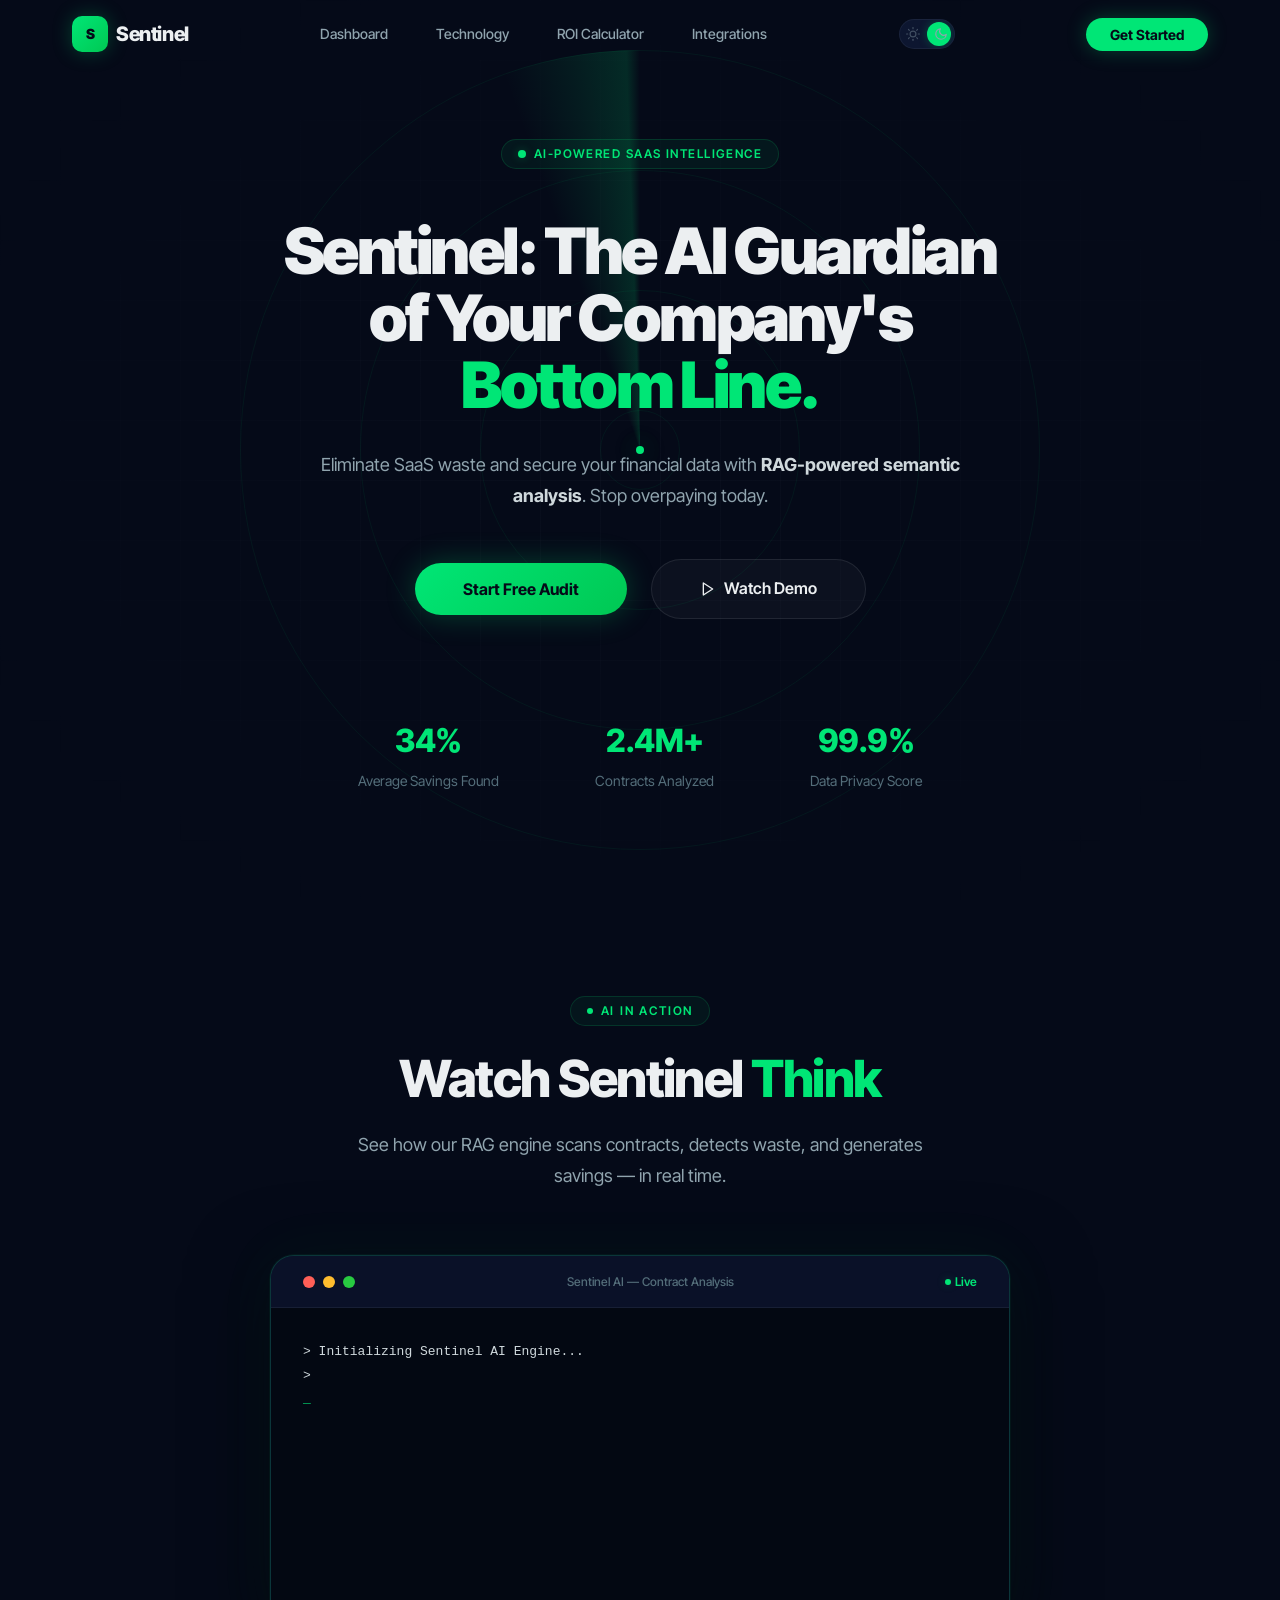
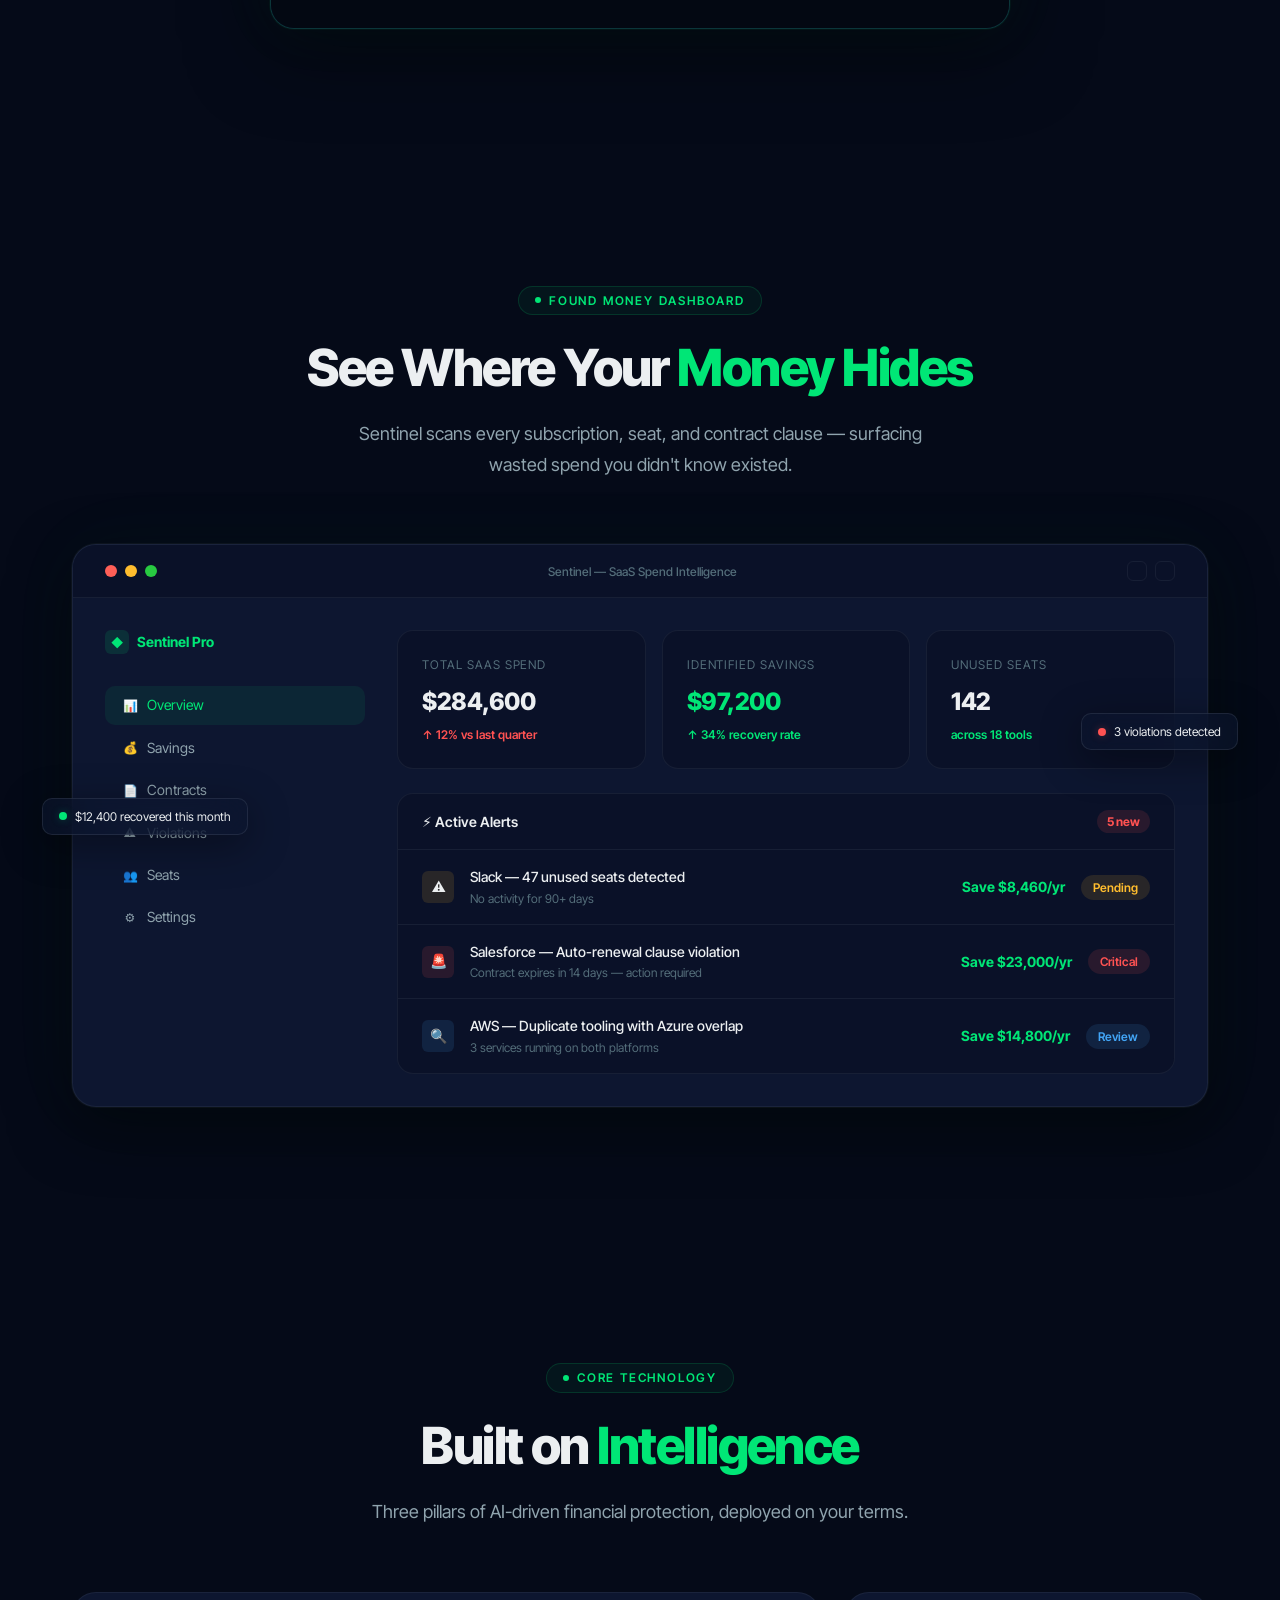
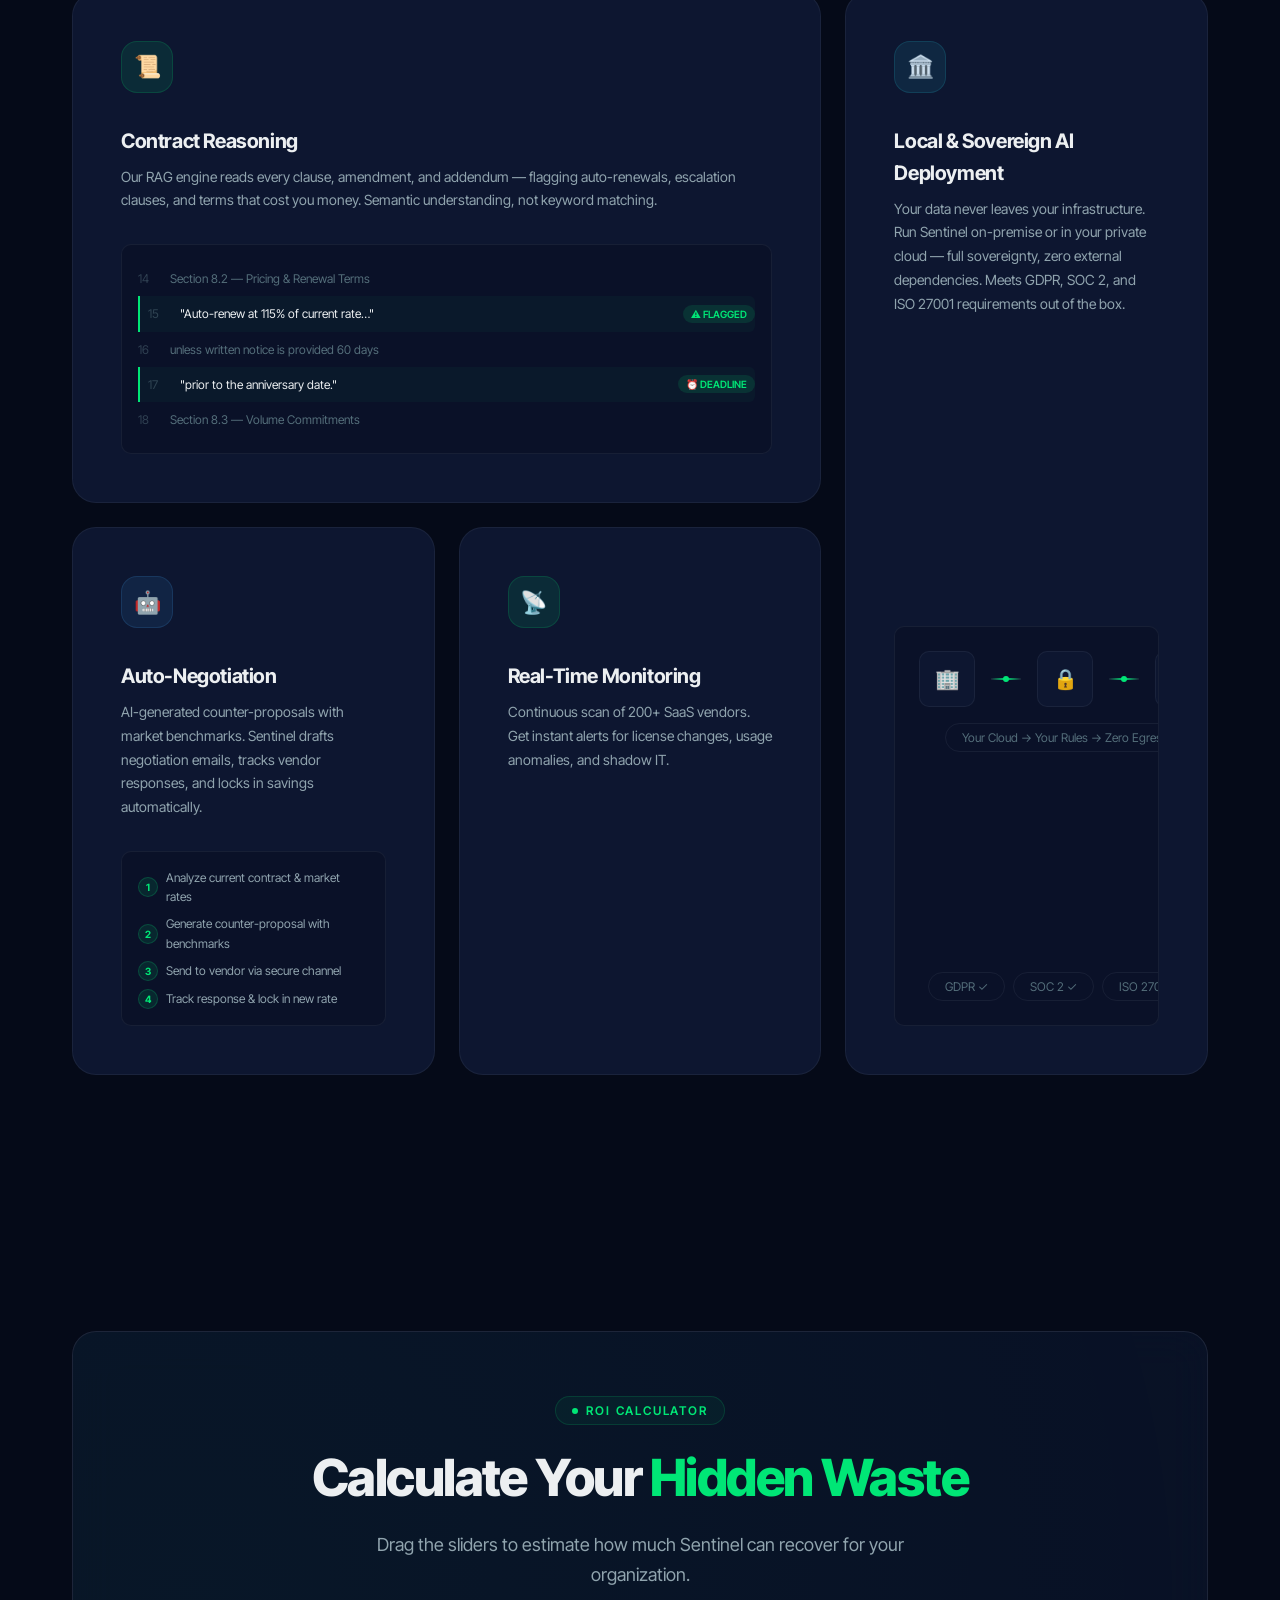
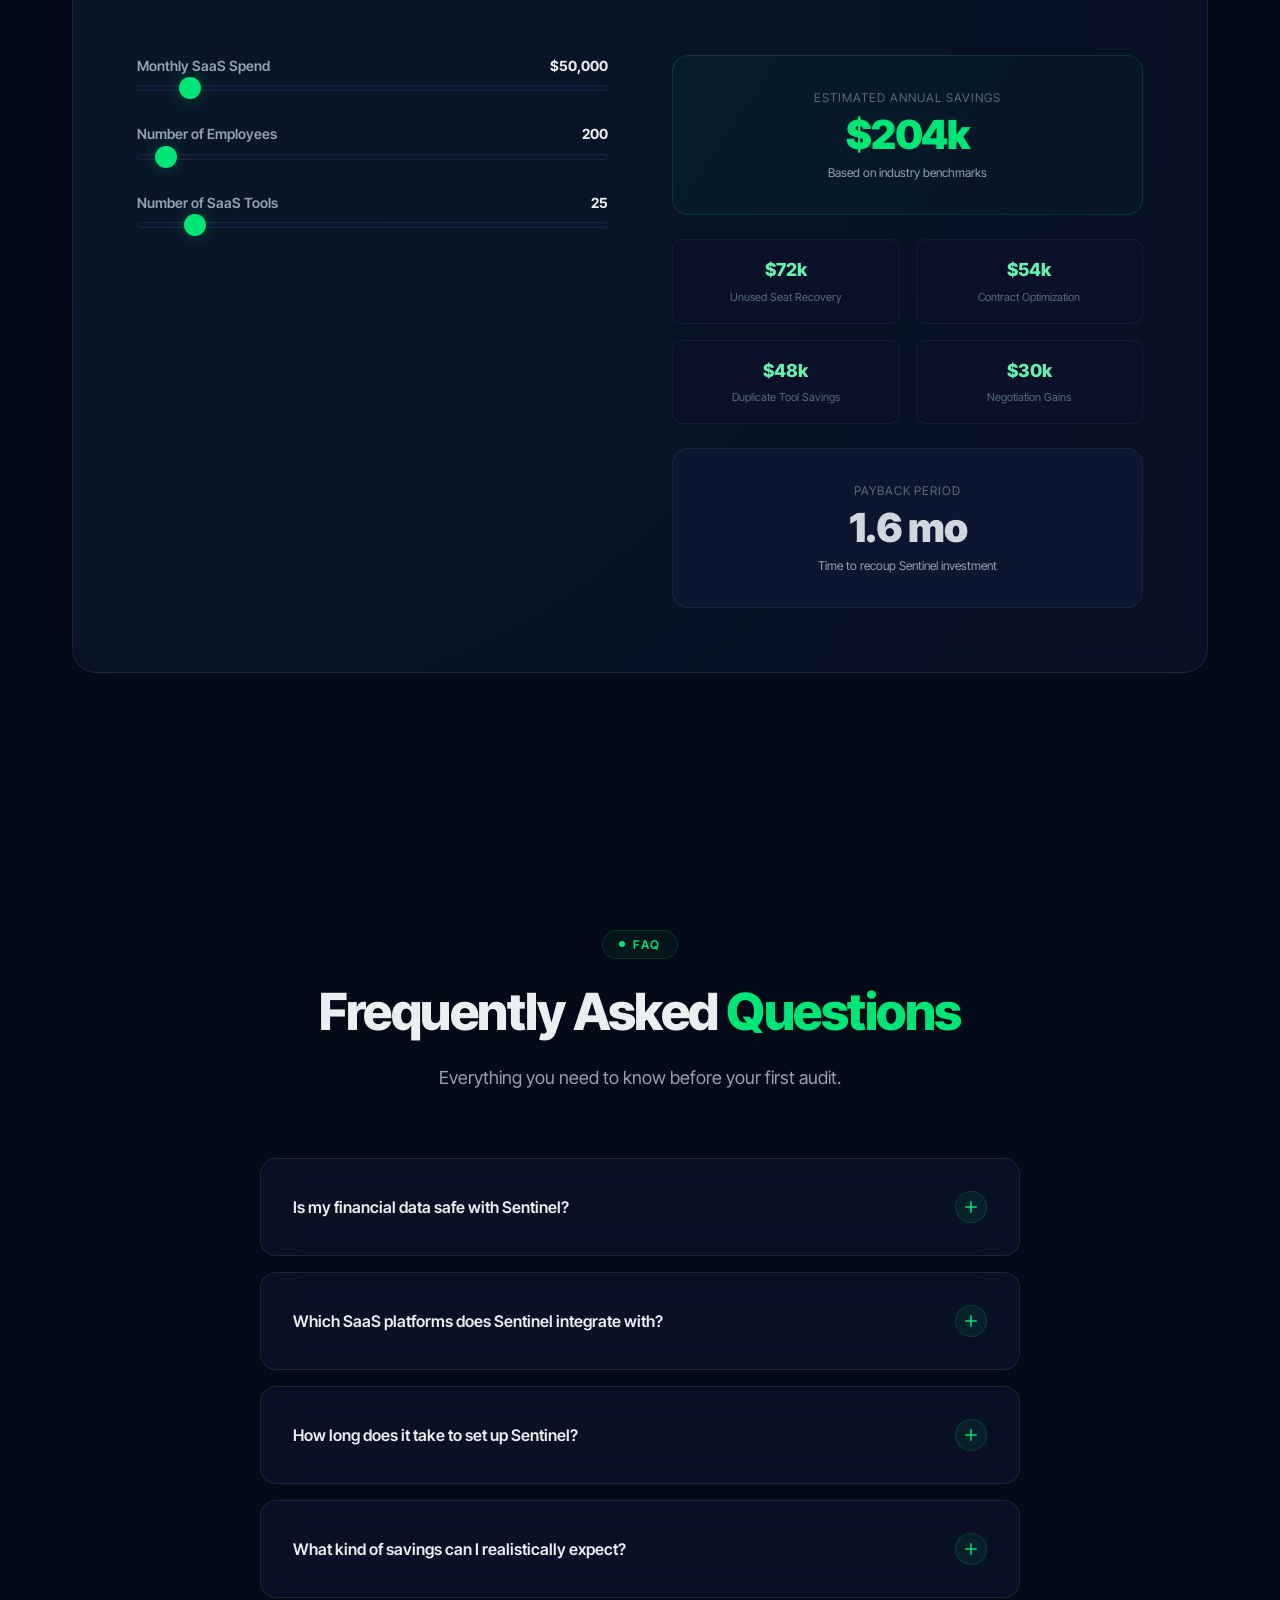
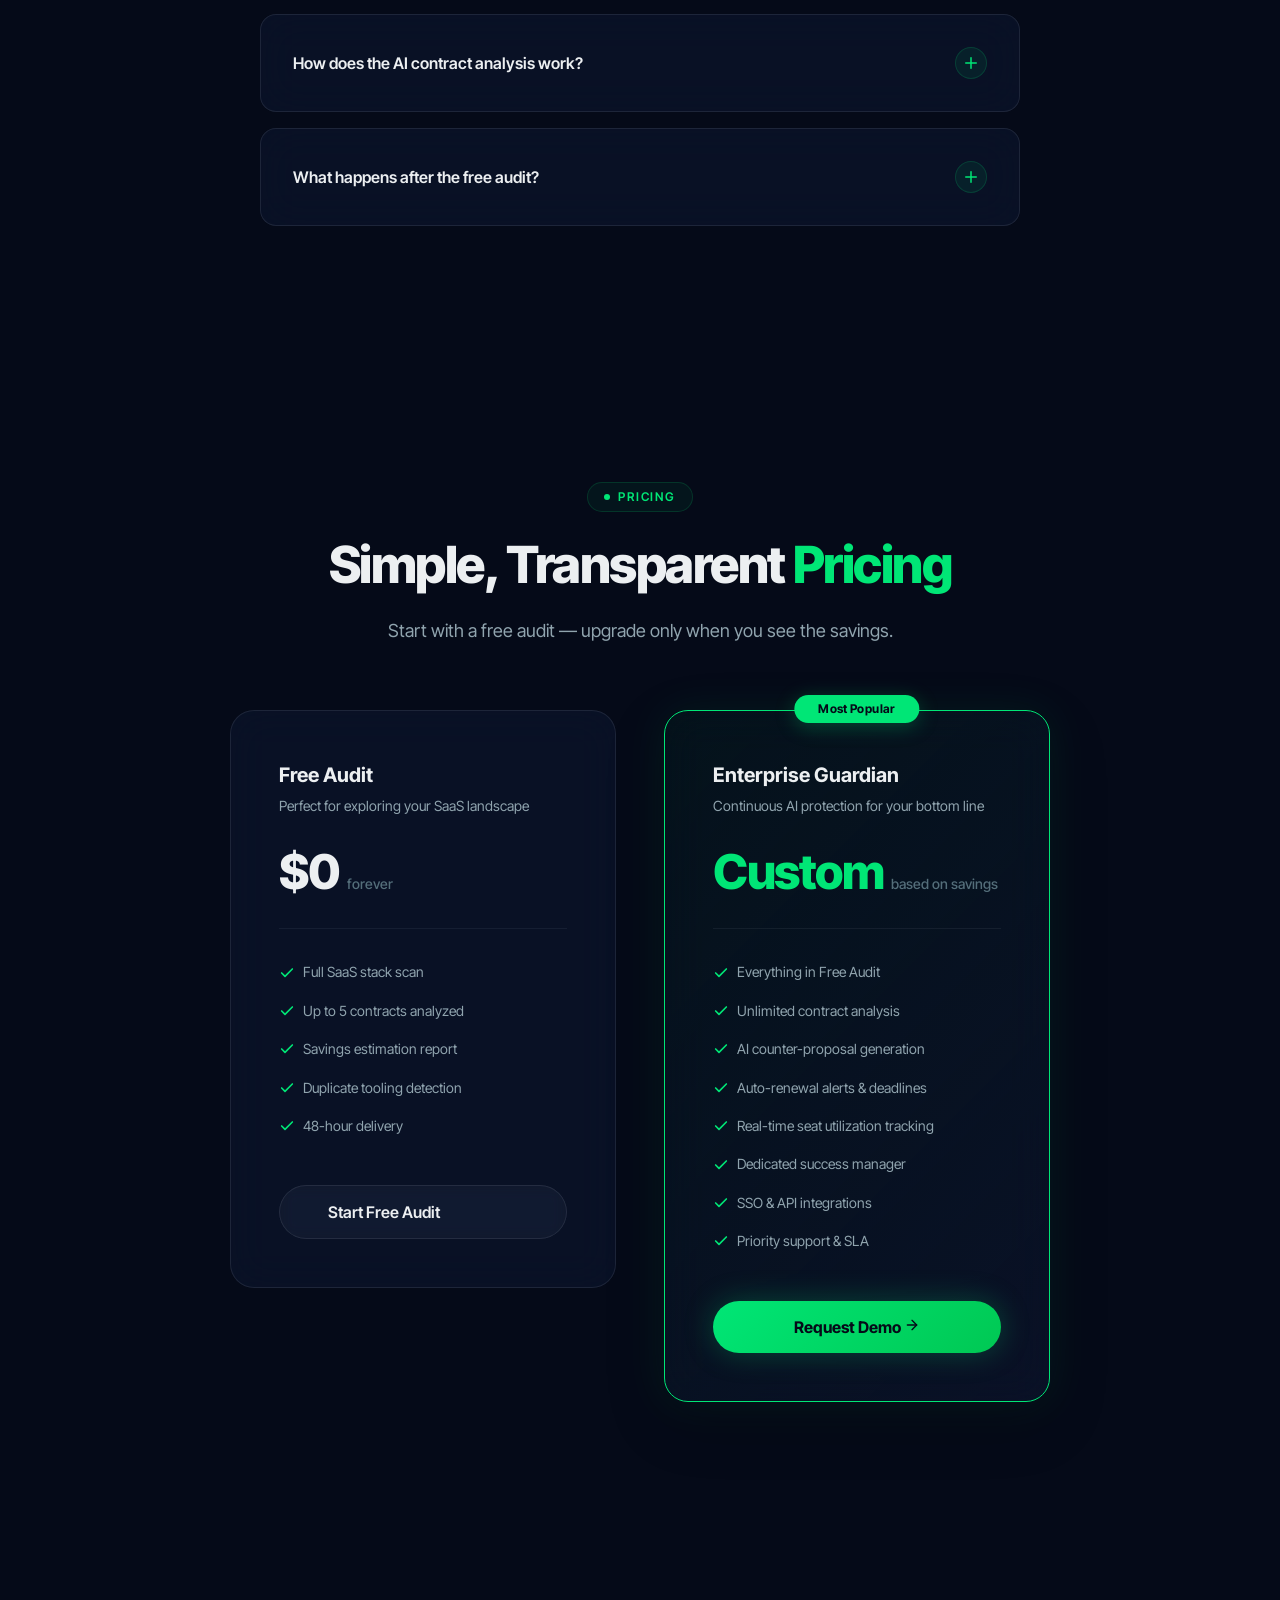
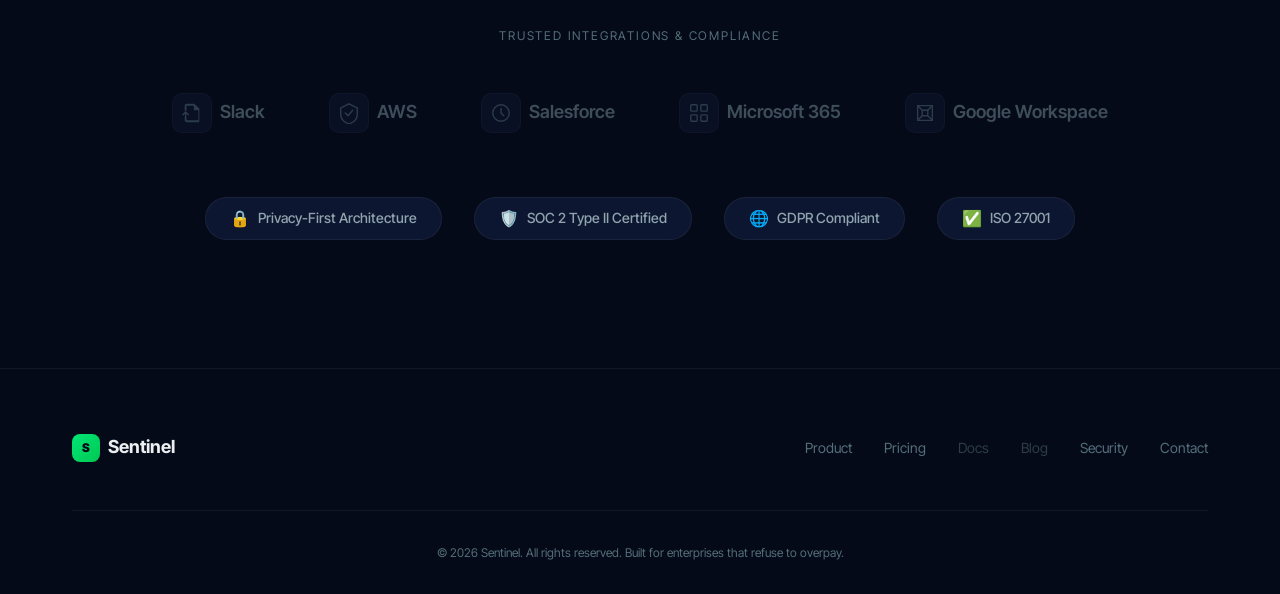
<file: index.html>
<!DOCTYPE html>
<html lang="en">
<head>
  <meta charset="UTF-8" />
  <meta name="viewport" content="width=device-width, initial-scale=1.0" />
  <title>Sentinel — AI Guardian of Your Company's Bottom Line</title>
  <meta name="description" content="Eliminate SaaS waste with RAG-powered semantic analysis. Sentinel identifies unused seats, contract violations, and hidden spend — saving enterprises millions." />

  <link rel="stylesheet" href="index.min.css" />

  <!-- Favicon -->
  <link rel="icon" type="image/svg+xml" href="data:image/svg+xml,<svg xmlns='http://www.w3.org/2000/svg' viewBox='0 0 100 100'><rect fill='%23050A18' width='100' height='100' rx='20'/><text x='50' y='68' font-size='56' text-anchor='middle' fill='%2300E676'>S</text></svg>" />
</head>
<body>

<!-- Custom AI Cursor -->
<div class="cursor-dot" id="cursorDot"></div>
<div class="cursor-ring" id="cursorRing"></div>

<!-- ============================================
     NAVIGATION
     ============================================ -->
<nav class="nav" id="mainNav">
  <div class="container nav-inner">
    <a href="#" class="nav-logo">
      <div class="logo-icon">S</div>
      Sentinel
    </a>
    <ul class="nav-links">
      <li><a href="#dashboard">Dashboard</a></li>
      <li><a href="#technology">Technology</a></li>
      <li><a href="#calculator">ROI Calculator</a></li>
      <li><a href="#trust">Integrations</a></li>
    </ul>
    <button class="theme-toggle" id="themeToggle" aria-label="Toggle light/dark mode">
      <span class="theme-toggle-track">
        <span class="theme-toggle-icon sun">
          <svg width="14" height="14" viewBox="0 0 24 24" fill="none" stroke="currentColor" stroke-width="2" stroke-linecap="round" stroke-linejoin="round"><circle cx="12" cy="12" r="5"/><line x1="12" y1="1" x2="12" y2="3"/><line x1="12" y1="21" x2="12" y2="23"/><line x1="4.22" y1="4.22" x2="5.64" y2="5.64"/><line x1="18.36" y1="18.36" x2="19.78" y2="19.78"/><line x1="1" y1="12" x2="3" y2="12"/><line x1="21" y1="12" x2="23" y2="12"/><line x1="4.22" y1="19.78" x2="5.64" y2="18.36"/><line x1="18.36" y1="5.64" x2="19.78" y2="4.22"/></svg>
        </span>
        <span class="theme-toggle-icon moon">
          <svg width="14" height="14" viewBox="0 0 24 24" fill="none" stroke="currentColor" stroke-width="2" stroke-linecap="round" stroke-linejoin="round"><path d="M21 12.79A9 9 0 1 1 11.21 3 7 7 0 0 0 21 12.79z"/></svg>
        </span>
        <span class="theme-toggle-thumb"></span>
      </span>
    </button>
    <button type="button" class="nav-cta shimmer-target magnetic trigger-modal" id="navCta">Get Started</button>
    <div class="nav-toggle" id="navToggle" aria-label="Toggle navigation">
      <span></span><span></span><span></span>
    </div>
  </div>
</nav>


<!-- ============================================
     HERO SECTION
     ============================================ -->
<section class="hero" id="hero">
  <!-- Radar background -->
  <div class="hero-radar" aria-hidden="true">
    <div class="radar-ring"></div>
    <div class="radar-ring"></div>
    <div class="radar-ring"></div>
    <div class="radar-ring"></div>
    <div class="radar-sweep"></div>
    <div class="radar-center-dot"></div>
  </div>

  <!-- Grid overlay -->
  <div class="hero-grid-overlay" aria-hidden="true"></div>

  <!-- Floating particles -->
  <div class="hero-particles" aria-hidden="true">
    <div class="particle"></div>
    <div class="particle"></div>
    <div class="particle"></div>
    <div class="particle"></div>
    <div class="particle"></div>
    <div class="particle"></div>
    <div class="particle"></div>
    <div class="particle"></div>
  </div>

  <div class="container hero-content">
    <div class="hero-badge">
      <span class="badge-pulse"></span>
      AI-Powered SaaS Intelligence
    </div>

    <h1>
      <span class="line">Sentinel: The AI Guardian</span>
      <span class="line">of Your Company's</span>
      <span class="line"><span class="highlight">Bottom Line.</span></span>
    </h1>

    <p class="hero-sub">
      Eliminate SaaS waste and secure your financial data with <strong class="highlight-silver">RAG-powered semantic analysis</strong>.
      Stop overpaying today.
    </p>

    <div class="hero-actions">
      <button type="button" class="btn-primary shimmer-target magnetic trigger-modal">Start Free Audit</button>
      <a href="#dashboard" class="btn-secondary" style="text-decoration:none;">
        <svg width="16" height="16" viewBox="0 0 24 24" fill="none" stroke="currentColor" stroke-width="2" stroke-linecap="round" stroke-linejoin="round"><polygon points="5 3 19 12 5 21 5 3"/></svg>
        Watch Demo
      </a>
    </div>

    <div class="hero-stats">
      <div class="hero-stat">
        <div class="hero-stat-value" data-count="34" data-suffix="%">0%</div>
        <div class="hero-stat-label">Average Savings Found</div>
      </div>
      <div class="hero-stat">
        <div class="hero-stat-value" data-count="2.4" data-suffix="M+" data-decimal="1">0</div>
        <div class="hero-stat-label">Contracts Analyzed</div>
      </div>
      <div class="hero-stat">
        <div class="hero-stat-value" data-count="99.9" data-suffix="%" data-decimal="1">0%</div>
        <div class="hero-stat-label">Data Privacy Score</div>
      </div>
    </div>
  </div>
</section>


<!-- ============================================
     AI TERMINAL — LIVE ANALYSIS DEMO
     ============================================ -->
<section class="ai-terminal-section reveal" id="aiTerminal">
  <div class="container">
    <div class="ai-terminal-header">
      <span class="section-label"><span class="dot"></span> AI in Action</span>
      <h2 class="section-title">Watch Sentinel <span class="highlight">Think</span></h2>
      <p class="section-subtitle" style="margin: 0 auto;">
        See how our RAG engine scans contracts, detects waste, and generates savings — in real time.
      </p>
    </div>

    <div class="terminal-window">
      <div class="terminal-titlebar">
        <div class="terminal-dots"><span></span><span></span><span></span></div>
        <span class="terminal-title">Sentinel AI — Contract Analysis</span>
        <div class="terminal-status">
          <span class="status-dot"></span> Live
        </div>
      </div>
      <div class="terminal-body" id="terminalBody">
        <div id="terminalOutput"></div>
        <span class="term-cursor" id="termCursor">_</span>
      </div>
    </div>
  </div>
</section>


<!-- ============================================
     "FOUND MONEY" DASHBOARD
     ============================================ -->
<section class="dashboard-section reveal" id="dashboard">
  <div class="container">
    <span class="section-label"><span class="dot"></span> Found Money Dashboard</span>
    <h2 class="section-title">See Where Your <span class="highlight">Money Hides</span></h2>
    <p class="section-subtitle" style="margin: 0 auto;">
      Sentinel scans every subscription, seat, and contract clause — surfacing wasted spend you didn't know existed.
    </p>

    <div class="dashboard-mockup tilt-target">
      <!-- Floating annotations -->
      <div class="dash-annotation left">
        <span class="annotation-dot green"></span>
        $12,400 recovered this month
      </div>
      <div class="dash-annotation right">
        <span class="annotation-dot red"></span>
        3 violations detected
      </div>

      <div class="dashboard-frame">
        <!-- Title bar -->
        <div class="dash-titlebar">
          <div class="dash-dots"><span></span><span></span><span></span></div>
          <span class="dash-titlebar-text">Sentinel — SaaS Spend Intelligence</span>
          <div class="dash-titlebar-actions"><span></span><span></span></div>
        </div>

        <!-- Content area -->
        <div class="dash-content">
          <!-- Sidebar -->
          <div class="dash-sidebar">
            <div class="dash-sidebar-header">
              <span class="icon">◆</span> Sentinel Pro
            </div>
            <div class="dash-nav-item active"><span class="nav-icon">📊</span> Overview</div>
            <div class="dash-nav-item"><span class="nav-icon">💰</span> Savings</div>
            <div class="dash-nav-item"><span class="nav-icon">📄</span> Contracts</div>
            <div class="dash-nav-item"><span class="nav-icon">⚠️</span> Violations</div>
            <div class="dash-nav-item"><span class="nav-icon">👥</span> Seats</div>
            <div class="dash-nav-item"><span class="nav-icon">⚙️</span> Settings</div>
          </div>

          <!-- Main Panel -->
          <div class="dash-main">
            <!-- Top metric cards -->
            <div class="dash-top-cards">
              <div class="dash-card">
                <div class="dash-card-label">Total SaaS Spend</div>
                <div class="dash-card-value">$284,600</div>
                <div class="dash-card-change negative">↑ 12% vs last quarter</div>
              </div>
              <div class="dash-card">
                <div class="dash-card-label">Identified Savings</div>
                <div class="dash-card-value savings">$97,200</div>
                <div class="dash-card-change">↑ 34% recovery rate</div>
              </div>
              <div class="dash-card">
                <div class="dash-card-label">Unused Seats</div>
                <div class="dash-card-value">142</div>
                <div class="dash-card-change">across 18 tools</div>
              </div>
            </div>

            <!-- Alert rows -->
            <div class="dash-alerts">
              <div class="dash-alert-header">
                <span>⚡ Active Alerts</span>
                <span class="dash-alert-count">5 new</span>
              </div>
              <div class="dash-alert-row">
                <div class="alert-icon warning">⚠️</div>
                <div>
                  <div class="alert-text-primary">Slack — 47 unused seats detected</div>
                  <div class="alert-text-secondary">No activity for 90+ days</div>
                </div>
                <div class="alert-savings">Save $8,460/yr</div>
                <span class="alert-status pending">Pending</span>
              </div>
              <div class="dash-alert-row">
                <div class="alert-icon danger">🚨</div>
                <div>
                  <div class="alert-text-primary">Salesforce — Auto-renewal clause violation</div>
                  <div class="alert-text-secondary">Contract expires in 14 days — action required</div>
                </div>
                <div class="alert-savings">Save $23,000/yr</div>
                <span class="alert-status critical">Critical</span>
              </div>
              <div class="dash-alert-row">
                <div class="alert-icon info">🔍</div>
                <div>
                  <div class="alert-text-primary">AWS — Duplicate tooling with Azure overlap</div>
                  <div class="alert-text-secondary">3 services running on both platforms</div>
                </div>
                <div class="alert-savings">Save $14,800/yr</div>
                <span class="alert-status review">Review</span>
              </div>
            </div>
          </div>
        </div>
      </div>
    </div>
  </div>
</section>


<!-- ============================================
     CORE TECH — BENTO GRID
     ============================================ -->
<section class="tech-section reveal" id="technology">
  <div class="container">
    <div class="section-header">
      <span class="section-label"><span class="dot"></span> Core Technology</span>
      <h2 class="section-title">Built on <span class="highlight">Intelligence</span></h2>
      <p class="section-subtitle" style="margin: 0 auto;">
        Three pillars of AI-driven financial protection, deployed on your terms.
      </p>
    </div>

    <div class="bento-grid">
      <!-- 1. Contract Reasoning (spans 2 cols) -->
      <div class="bento-card primary reveal reveal-delay-1 shimmer-target">
        <div class="bento-icon emerald">📜</div>
        <h3>Contract Reasoning</h3>
        <p>
          Our RAG engine reads every clause, amendment, and addendum — flagging auto-renewals,
          escalation clauses, and terms that cost you money. Semantic understanding, not keyword matching.
        </p>
        <div class="bento-visual">
          <div class="contract-visual">
            <div class="clause-line">
              <span class="line-num">14</span>
              <span>Section 8.2 — Pricing & Renewal Terms</span>
            </div>
            <div class="clause-line flagged">
              <span class="line-num">15</span>
              <span>"Auto-renew at 115% of current rate…"</span>
              <span class="tag">⚠ FLAGGED</span>
            </div>
            <div class="clause-line">
              <span class="line-num">16</span>
              <span>unless written notice is provided 60 days</span>
            </div>
            <div class="clause-line flagged">
              <span class="line-num">17</span>
              <span>"prior to the anniversary date."</span>
              <span class="tag">⏰ DEADLINE</span>
            </div>
            <div class="clause-line">
              <span class="line-num">18</span>
              <span>Section 8.3 — Volume Commitments</span>
            </div>
          </div>
        </div>
      </div>

      <!-- 2. Sovereign AI (spans 2 rows) -->
      <div class="bento-card featured reveal reveal-delay-2 shimmer-target">
        <div class="bento-icon cyan">🏛️</div>
        <h3>Local &amp; Sovereign AI Deployment</h3>
        <p>
          Your data never leaves your infrastructure. Run Sentinel
          on-premise or in your private cloud — full sovereignty,
          zero external dependencies. Meets GDPR, SOC 2, and
          ISO 27001 requirements out of the box.
        </p>
        <div class="bento-visual" style="flex:1; display:flex;">
          <div class="sovereign-visual">
            <div class="server-nodes">
              <div class="server-node">🏢</div>
              <div class="node-connector"></div>
              <div class="server-node">🔒</div>
              <div class="node-connector"></div>
              <div class="server-node">🛡️</div>
            </div>
            <span class="sovereign-label">Your Cloud → Your Rules → Zero Egress</span>
            <div style="display:flex; gap:8px; flex-wrap:wrap; justify-content:center; margin-top:auto;">
              <span class="sovereign-label">GDPR ✓</span>
              <span class="sovereign-label">SOC 2 ✓</span>
              <span class="sovereign-label">ISO 27001 ✓</span>
            </div>
          </div>
        </div>
      </div>

      <!-- 3. Auto-Negotiation -->
      <div class="bento-card reveal reveal-delay-3 shimmer-target">
        <div class="bento-icon blue">🤖</div>
        <h3>Auto-Negotiation</h3>
        <p>
          AI-generated counter-proposals with market benchmarks.
          Sentinel drafts negotiation emails, tracks vendor
          responses, and locks in savings automatically.
        </p>
        <div class="bento-visual">
          <div class="negotiate-visual">
            <div class="negotiate-step">
              <span class="step-num">1</span>
              Analyze current contract & market rates
            </div>
            <div class="negotiate-step">
              <span class="step-num">2</span>
              Generate counter-proposal with benchmarks
            </div>
            <div class="negotiate-step">
              <span class="step-num">3</span>
              Send to vendor via secure channel
            </div>
            <div class="negotiate-step">
              <span class="step-num">4</span>
              Track response & lock in new rate
            </div>
          </div>
        </div>
      </div>

      <!-- 4. Extra mini card -->
      <div class="bento-card reveal reveal-delay-4 shimmer-target">
        <div class="bento-icon emerald">📡</div>
        <h3>Real-Time Monitoring</h3>
        <p>
          Continuous scan of 200+ SaaS vendors. Get instant alerts
          for license changes, usage anomalies, and shadow IT.
        </p>
      </div>
    </div>
  </div>
</section>


<!-- ============================================
     ROI CALCULATOR
     ============================================ -->
<section class="roi-section reveal" id="calculator">
  <div class="container">
    <div class="roi-wrapper">
      <div class="roi-header">
        <span class="section-label"><span class="dot"></span> ROI Calculator</span>
        <h2 class="section-title">Calculate Your <span class="highlight">Hidden Waste</span></h2>
        <p class="section-subtitle" style="margin: 0 auto;">
          Drag the sliders to estimate how much Sentinel can recover for your organization.
        </p>
      </div>

      <div class="roi-body">
        <!-- Inputs -->
        <div class="roi-inputs">
          <div class="roi-field">
            <label>
              Monthly SaaS Spend
              <span class="roi-field-value" id="spendValue">$50,000</span>
            </label>
            <input
              type="range" class="roi-slider" id="spendSlider"
              min="5000" max="500000" value="50000" step="1000"
            />
          </div>
          <div class="roi-field">
            <label>
              Number of Employees
              <span class="roi-field-value" id="empValue">200</span>
            </label>
            <input
              type="range" class="roi-slider" id="empSlider"
              min="10" max="5000" value="200" step="10"
            />
          </div>
          <div class="roi-field">
            <label>
              Number of SaaS Tools
              <span class="roi-field-value" id="toolValue">25</span>
            </label>
            <input
              type="range" class="roi-slider" id="toolSlider"
              min="5" max="200" value="25" step="1"
            />
          </div>
        </div>

        <!-- Results -->
        <div class="roi-results">
          <div class="roi-result-card primary-result">
            <div class="roi-result-label">Estimated Annual Savings</div>
            <div class="roi-result-value" id="roiSavings">$204,000</div>
            <div class="roi-result-sub">Based on industry benchmarks</div>
          </div>
          <div class="roi-result-breakdown">
            <div class="roi-mini-stat">
              <div class="value" id="roiSeats">$72,000</div>
              <div class="label">Unused Seat Recovery</div>
            </div>
            <div class="roi-mini-stat">
              <div class="value" id="roiContracts">$54,000</div>
              <div class="label">Contract Optimization</div>
            </div>
            <div class="roi-mini-stat">
              <div class="value" id="roiDuplicate">$48,000</div>
              <div class="label">Duplicate Tool Savings</div>
            </div>
            <div class="roi-mini-stat">
              <div class="value" id="roiNegotiate">$30,000</div>
              <div class="label">Negotiation Gains</div>
            </div>
          </div>
          <div class="roi-result-card">
            <div class="roi-result-label">Payback Period</div>
            <div class="roi-result-value silver" id="roiPayback">1.2 mo</div>
            <div class="roi-result-sub">Time to recoup Sentinel investment</div>
          </div>
        </div>
      </div>
    </div>
  </div>
</section>


<!-- ============================================
     FAQ — ACCORDION
     ============================================ -->
<section class="faq-section reveal" id="faq">
  <div class="container">
    <div class="faq-header">
      <span class="section-label"><span class="dot"></span> FAQ</span>
      <h2 class="section-title">Frequently Asked <span class="highlight">Questions</span></h2>
      <p class="section-subtitle" style="margin: 0 auto;">
        Everything you need to know before your first audit.
      </p>
    </div>

    <div class="faq-list">
      <div class="faq-item">
        <button class="faq-question" aria-expanded="false">
          <span>Is my financial data safe with Sentinel?</span>
          <span class="faq-icon">
            <svg width="18" height="18" viewBox="0 0 24 24" fill="none" stroke="currentColor" stroke-width="2" stroke-linecap="round" stroke-linejoin="round"><line x1="12" y1="5" x2="12" y2="19"></line><line x1="5" y1="12" x2="19" y2="12"></line></svg>
          </span>
        </button>
        <div class="faq-answer">
          <p>Absolutely. Sentinel runs entirely within your own infrastructure — on-premise or in your private cloud. Your data never leaves your perimeter. We are SOC 2 Type II certified, GDPR compliant, and ISO 27001 audited. Zero external API calls, zero data egress.</p>
        </div>
      </div>

      <div class="faq-item">
        <button class="faq-question" aria-expanded="false">
          <span>Which SaaS platforms does Sentinel integrate with?</span>
          <span class="faq-icon">
            <svg width="18" height="18" viewBox="0 0 24 24" fill="none" stroke="currentColor" stroke-width="2" stroke-linecap="round" stroke-linejoin="round"><line x1="12" y1="5" x2="12" y2="19"></line><line x1="5" y1="12" x2="19" y2="12"></line></svg>
          </span>
        </button>
        <div class="faq-answer">
          <p>Sentinel connects with 200+ SaaS vendors out of the box, including Slack, Salesforce, AWS, Microsoft 365, Google Workspace, HubSpot, Zoom, Jira, and more. Custom connectors can be built for proprietary or internal tools within days.</p>
        </div>
      </div>

      <div class="faq-item">
        <button class="faq-question" aria-expanded="false">
          <span>How long does it take to set up Sentinel?</span>
          <span class="faq-icon">
            <svg width="18" height="18" viewBox="0 0 24 24" fill="none" stroke="currentColor" stroke-width="2" stroke-linecap="round" stroke-linejoin="round"><line x1="12" y1="5" x2="12" y2="19"></line><line x1="5" y1="12" x2="19" y2="12"></line></svg>
          </span>
        </button>
        <div class="faq-answer">
          <p>Most organizations are live within 48 hours. The initial free audit requires zero integration — just upload your contracts and we handle the rest. Full platform deployment with SSO and API connections typically takes 3–5 business days.</p>
        </div>
      </div>

      <div class="faq-item">
        <button class="faq-question" aria-expanded="false">
          <span>What kind of savings can I realistically expect?</span>
          <span class="faq-icon">
            <svg width="18" height="18" viewBox="0 0 24 24" fill="none" stroke="currentColor" stroke-width="2" stroke-linecap="round" stroke-linejoin="round"><line x1="12" y1="5" x2="12" y2="19"></line><line x1="5" y1="12" x2="19" y2="12"></line></svg>
          </span>
        </button>
        <div class="faq-answer">
          <p>On average, enterprises discover 25–34% in recoverable SaaS waste. This includes unused seats, duplicate tools, unfavorable contract terms, and missed negotiation opportunities. Our ROI calculator above gives you a personalized estimate based on your organization's size.</p>
        </div>
      </div>

      <div class="faq-item">
        <button class="faq-question" aria-expanded="false">
          <span>How does the AI contract analysis work?</span>
          <span class="faq-icon">
            <svg width="18" height="18" viewBox="0 0 24 24" fill="none" stroke="currentColor" stroke-width="2" stroke-linecap="round" stroke-linejoin="round"><line x1="12" y1="5" x2="12" y2="19"></line><line x1="5" y1="12" x2="19" y2="12"></line></svg>
          </span>
        </button>
        <div class="faq-answer">
          <p>Sentinel uses Retrieval-Augmented Generation (RAG) to semantically understand every clause in your contracts — not just keyword matching. It flags auto-renewal traps, escalation clauses, volume commitments, and generates AI-powered counter-proposals with real market benchmarks.</p>
        </div>
      </div>

      <div class="faq-item">
        <button class="faq-question" aria-expanded="false">
          <span>What happens after the free audit?</span>
          <span class="faq-icon">
            <svg width="18" height="18" viewBox="0 0 24 24" fill="none" stroke="currentColor" stroke-width="2" stroke-linecap="round" stroke-linejoin="round"><line x1="12" y1="5" x2="12" y2="19"></line><line x1="5" y1="12" x2="19" y2="12"></line></svg>
          </span>
        </button>
        <div class="faq-answer">
          <p>You receive a detailed savings report with actionable recommendations — completely free, no strings attached. If you'd like to automate ongoing monitoring and negotiations, our team will walk you through flexible pricing plans that scale with your organization.</p>
        </div>
      </div>
    </div>
  </div>
</section>


<!-- ============================================
     PRICING
     ============================================ -->
<section class="pricing-section reveal" id="pricing">
  <div class="container">
    <div class="pricing-header">
      <span class="section-label"><span class="dot"></span> Pricing</span>
      <h2 class="section-title">Simple, Transparent <span class="highlight">Pricing</span></h2>
      <p class="section-subtitle" style="margin: 0 auto;">
        Start with a free audit — upgrade only when you see the savings.
      </p>
    </div>

    <div class="pricing-grid">
      <!-- Free Audit Card -->
      <div class="pricing-card">
        <div class="pricing-card-header">
          <h3 class="pricing-plan-name">Free Audit</h3>
          <p class="pricing-plan-desc">Perfect for exploring your SaaS landscape</p>
        </div>
        <div class="pricing-price">
          <span class="pricing-amount">$0</span>
          <span class="pricing-period">forever</span>
        </div>
        <ul class="pricing-features">
          <li>
            <svg width="16" height="16" viewBox="0 0 24 24" fill="none" stroke="currentColor" stroke-width="2.5" stroke-linecap="round" stroke-linejoin="round"><polyline points="20 6 9 17 4 12"></polyline></svg>
            Full SaaS stack scan
          </li>
          <li>
            <svg width="16" height="16" viewBox="0 0 24 24" fill="none" stroke="currentColor" stroke-width="2.5" stroke-linecap="round" stroke-linejoin="round"><polyline points="20 6 9 17 4 12"></polyline></svg>
            Up to 5 contracts analyzed
          </li>
          <li>
            <svg width="16" height="16" viewBox="0 0 24 24" fill="none" stroke="currentColor" stroke-width="2.5" stroke-linecap="round" stroke-linejoin="round"><polyline points="20 6 9 17 4 12"></polyline></svg>
            Savings estimation report
          </li>
          <li>
            <svg width="16" height="16" viewBox="0 0 24 24" fill="none" stroke="currentColor" stroke-width="2.5" stroke-linecap="round" stroke-linejoin="round"><polyline points="20 6 9 17 4 12"></polyline></svg>
            Duplicate tooling detection
          </li>
          <li>
            <svg width="16" height="16" viewBox="0 0 24 24" fill="none" stroke="currentColor" stroke-width="2.5" stroke-linecap="round" stroke-linejoin="round"><polyline points="20 6 9 17 4 12"></polyline></svg>
            48-hour delivery
          </li>
        </ul>
        <button class="btn-secondary pricing-cta open-modal-btn" style="width: 100%;">
          Start Free Audit
        </button>
      </div>

      <!-- Enterprise Card -->
      <div class="pricing-card featured">
        <div class="pricing-badge">Most Popular</div>
        <div class="pricing-card-header">
          <h3 class="pricing-plan-name">Enterprise Guardian</h3>
          <p class="pricing-plan-desc">Continuous AI protection for your bottom line</p>
        </div>
        <div class="pricing-price">
          <span class="pricing-amount">Custom</span>
          <span class="pricing-period">based on savings</span>
        </div>
        <ul class="pricing-features">
          <li>
            <svg width="16" height="16" viewBox="0 0 24 24" fill="none" stroke="currentColor" stroke-width="2.5" stroke-linecap="round" stroke-linejoin="round"><polyline points="20 6 9 17 4 12"></polyline></svg>
            Everything in Free Audit
          </li>
          <li>
            <svg width="16" height="16" viewBox="0 0 24 24" fill="none" stroke="currentColor" stroke-width="2.5" stroke-linecap="round" stroke-linejoin="round"><polyline points="20 6 9 17 4 12"></polyline></svg>
            Unlimited contract analysis
          </li>
          <li>
            <svg width="16" height="16" viewBox="0 0 24 24" fill="none" stroke="currentColor" stroke-width="2.5" stroke-linecap="round" stroke-linejoin="round"><polyline points="20 6 9 17 4 12"></polyline></svg>
            AI counter-proposal generation
          </li>
          <li>
            <svg width="16" height="16" viewBox="0 0 24 24" fill="none" stroke="currentColor" stroke-width="2.5" stroke-linecap="round" stroke-linejoin="round"><polyline points="20 6 9 17 4 12"></polyline></svg>
            Auto-renewal alerts & deadlines
          </li>
          <li>
            <svg width="16" height="16" viewBox="0 0 24 24" fill="none" stroke="currentColor" stroke-width="2.5" stroke-linecap="round" stroke-linejoin="round"><polyline points="20 6 9 17 4 12"></polyline></svg>
            Real-time seat utilization tracking
          </li>
          <li>
            <svg width="16" height="16" viewBox="0 0 24 24" fill="none" stroke="currentColor" stroke-width="2.5" stroke-linecap="round" stroke-linejoin="round"><polyline points="20 6 9 17 4 12"></polyline></svg>
            Dedicated success manager
          </li>
          <li>
            <svg width="16" height="16" viewBox="0 0 24 24" fill="none" stroke="currentColor" stroke-width="2.5" stroke-linecap="round" stroke-linejoin="round"><polyline points="20 6 9 17 4 12"></polyline></svg>
            SSO & API integrations
          </li>
          <li>
            <svg width="16" height="16" viewBox="0 0 24 24" fill="none" stroke="currentColor" stroke-width="2.5" stroke-linecap="round" stroke-linejoin="round"><polyline points="20 6 9 17 4 12"></polyline></svg>
            Priority support & SLA
          </li>
        </ul>
        <button class="btn-primary pricing-cta open-modal-btn" style="width: 100%;">
          Request Demo
          <svg width="16" height="16" viewBox="0 0 24 24" fill="none" stroke="currentColor" stroke-width="2" stroke-linecap="round" stroke-linejoin="round"><line x1="5" y1="12" x2="19" y2="12"></line><polyline points="12 5 19 12 12 19"></polyline></svg>
        </button>
      </div>
    </div>
  </div>
</section>


<!-- ============================================
     TRUST BAR
     ============================================ -->
<section class="trust-section reveal" id="trust">
  <div class="container">
    <p class="trust-label">Trusted Integrations &amp; Compliance</p>

    <div class="trust-logos">
      <div class="trust-logo">
        <div class="logo-glyph">
          <svg width="22" height="22" viewBox="0 0 24 24" fill="none"><path d="M14.5 2H6a2 2 0 00-2 2v5.5h2V4h8v5h5v11H6v-3.5H4V20a2 2 0 002 2h13a1 1 0 001-1V7l-5.5-5z" fill="#546E7A"/><path d="M2 14l3-3 3 3M5 11v6" stroke="#546E7A" stroke-width="1.5" stroke-linecap="round" stroke-linejoin="round"/></svg>
        </div>
        Slack
      </div>
      <div class="trust-logo">
        <div class="logo-glyph">
          <svg width="22" height="22" viewBox="0 0 24 24" fill="none"><path d="M12 2l9 4.5v7c0 4.5-3.5 8.5-9 10.5-5.5-2-9-6-9-10.5v-7L12 2z" fill="none" stroke="#546E7A" stroke-width="1.5"/><path d="M8 12l3 3 5-6" stroke="#546E7A" stroke-width="1.5" stroke-linecap="round" stroke-linejoin="round"/></svg>
        </div>
        AWS
      </div>
      <div class="trust-logo">
        <div class="logo-glyph">
          <svg width="22" height="22" viewBox="0 0 24 24" fill="none"><circle cx="12" cy="12" r="9" stroke="#546E7A" stroke-width="1.5"/><path d="M12 7v5l3 3" stroke="#546E7A" stroke-width="1.5" stroke-linecap="round"/></svg>
        </div>
        Salesforce
      </div>
      <div class="trust-logo">
        <div class="logo-glyph">
          <svg width="22" height="22" viewBox="0 0 24 24" fill="none"><rect x="3" y="3" width="7" height="7" rx="1" stroke="#546E7A" stroke-width="1.5"/><rect x="14" y="3" width="7" height="7" rx="1" stroke="#546E7A" stroke-width="1.5"/><rect x="3" y="14" width="7" height="7" rx="1" stroke="#546E7A" stroke-width="1.5"/><rect x="14" y="14" width="7" height="7" rx="1" stroke="#546E7A" stroke-width="1.5"/></svg>
        </div>
        Microsoft 365
      </div>
      <div class="trust-logo">
        <div class="logo-glyph">
          <svg width="22" height="22" viewBox="0 0 24 24" fill="none"><path d="M4 4h16v16H4z" stroke="#546E7A" stroke-width="1.5"/><path d="M9 9h6v6H9z" stroke="#546E7A" stroke-width="1.5"/><path d="M4 4l5 5M20 4l-5 5M4 20l5-5M20 20l-5-5" stroke="#546E7A" stroke-width="1.5"/></svg>
        </div>
        Google Workspace
      </div>
    </div>

    <div class="trust-badges">
      <div class="trust-badge">
        <span class="badge-icon">🔒</span>
        Privacy-First Architecture
      </div>
      <div class="trust-badge">
        <span class="badge-icon">🛡️</span>
        SOC 2 Type II Certified
      </div>
      <div class="trust-badge">
        <span class="badge-icon">🌐</span>
        GDPR Compliant
      </div>
      <div class="trust-badge">
        <span class="badge-icon">✅</span>
        ISO 27001
      </div>
    </div>
  </div>
</section>


<!-- ============================================
     FOOTER
     ============================================ -->
<footer class="footer">
  <div class="container">
    <div class="footer-inner">
      <div class="footer-brand">
        <div class="logo-icon" style="width:28px;height:28px;border-radius:8px;background:linear-gradient(135deg,var(--emerald),var(--emerald-dim));display:flex;align-items:center;justify-content:center;font-size:12px;color:var(--bg-deep);font-weight:900;">S</div>
        Sentinel
      </div>
      <ul class="footer-links">
        <li><a href="#technology">Product</a></li>
        <li><a href="#pricing">Pricing</a></li>
        <li><a href="#" class="coming-soon" data-tooltip="Coming Soon">Docs</a></li>
        <li><a href="#" class="coming-soon" data-tooltip="Coming Soon">Blog</a></li>
        <li><a href="#trust">Security</a></li>
        <li><a href="#" class="open-modal-btn">Contact</a></li>
      </ul>
    </div>
    <p class="footer-copy">© 2026 Sentinel. All rights reserved. Built for enterprises that refuse to overpay.</p>
  </div>
</footer>

<!-- ============================================
     LEAD GENERATION MODAL
     ============================================ -->
<div class="modal-overlay" id="leadModal" aria-hidden="true">
  <div class="modal-container">
    <button class="modal-close" id="closeModal" aria-label="Close modal">
      <svg width="24" height="24" viewBox="0 0 24 24" fill="none" stroke="currentColor" stroke-width="2" stroke-linecap="round" stroke-linejoin="round"><line x1="18" y1="6" x2="6" y2="18"></line><line x1="6" y1="6" x2="18" y2="18"></line></svg>
    </button>
    <div class="modal-content" id="modalContent">
      <div class="modal-header">
        <h3 class="modal-title">Start Your <span class="highlight">Free Audit</span></h3>
        <p class="modal-subtitle">Sentinel will analyze a sample of your contracts and usage data to estimate your hidden SaaS waste.</p>
      </div>
      <form class="lead-form" id="leadForm">
        <div class="form-group">
          <label for="workEmail">Work Email</label>
          <input type="email" name="email" id="workEmail" placeholder="you@company.com" required />
        </div>
        <div class="form-group">
          <label for="companyName">Company Name</label>
          <input type="text" name="company" id="companyName" placeholder="Acme Corp" required />
        </div>
        <button type="submit" class="btn-primary modal-submit magnetic shimmer-target" id="modalSubmitBtn">
          Request Audit
        </button>
      </form>
    </div>
    
    <!-- Success State -->
    <div class="modal-success" id="modalSuccess" style="display: none;">
      <div class="success-icon">
        <svg width="32" height="32" viewBox="0 0 24 24" fill="none" stroke="currentColor" stroke-width="2" stroke-linecap="round" stroke-linejoin="round"><path d="M22 11.08V12a10 10 0 1 1-5.93-9.14"></path><polyline points="22 4 12 14.01 9 11.01"></polyline></svg>
      </div>
      <h3 class="modal-title">Audit Requested</h3>
      <p class="modal-subtitle">Our intelligence team will securely contact you within 24 hours to begin the analysis.</p>
      <button type="button" class="btn-secondary" id="successCloseBtn" style="margin-top: var(--space-xl); width: 100%;">Return to Site</button>
    </div>
  </div>
</div>


<script src="main.min.js"></script>

</body>
</html>
</file>
<file: index.min.css>
@import url(https://fonts.googleapis.com/css2?family=Inter+Tight:wght@300;400;500;600;700;800;900&display=swap);@keyframes radar-spin{0%{transform:rotate(0deg)}to{transform:rotate(360deg)}}@keyframes pulse-dot{0%,to{opacity:1;transform:scale(1)}50%{opacity:.5;transform:scale(.7)}}@keyframes fade-in-up{0%{opacity:0;transform:translateY(30px)}to{opacity:1;transform:translateY(0)}}@keyframes float-annotation{0%,to{transform:translateY(0)}50%{transform:translateY(-8px)}}@keyframes particle-float{0%{opacity:0;transform:translateY(0) scale(0)}20%{opacity:.6;transform:translateY(-10px) scale(1)}80%{opacity:.3;transform:translateY(-50px) scale(.8)}to{opacity:0;transform:translateY(-80px) scale(0)}}@keyframes glow-pulse{0%,to{box-shadow:0 0 20px var(--emerald-glow)}50%{box-shadow:0 0 40px var(--emerald-glow),0 0 60px rgba(0,230,118,.1)}}@keyframes shimmer{0%{background-position:-200%0}to{background-position:200%0}}@keyframes scan-line{0%{top:-2px}to{top:100%}}@keyframes dashboard-float{0%,to{transform:translateY(0)}50%{transform:translateY(-12px)}}@keyframes glass-shimmer{0%{transform:translateX(-100%) skewX(-15deg);opacity:0}40%{opacity:1}to{transform:translateX(200%) skewX(-15deg);opacity:0}}@keyframes blink-cursor{0%,to{opacity:1}50%{opacity:0}}@keyframes term-line-in{0%{opacity:0;transform:translateY(4px)}to{opacity:1;transform:translateY(0)}}@keyframes faq-glow-pulse{0%,to{box-shadow:0 0 30px rgba(0,230,118,.08),0 0 60px rgba(0,230,118,.03)}50%{box-shadow:0 0 40px rgba(0,230,118,.12),0 0 80px rgba(0,230,118,.05)}}:root{--bg-deep:#050A18;--bg-surface:#0A1128;--bg-card:#0D1630;--bg-card-hover:#111D3D;--silver:#B0BEC5;--silver-bright:#CFD8DC;--silver-dim:#78909C;--emerald:#00E676;--emerald-bright:#69F0AE;--emerald-dim:#00C853;--emerald-glow:rgba(0, 230, 118, 0.25);--accent-blue:#42A5F5;--accent-cyan:#26C6DA;--text-primary:#ECEFF1;--text-secondary:#90A4AE;--text-muted:#546E7A;--border-subtle:rgba(176, 190, 197, 0.08);--border-glow:rgba(0, 230, 118, 0.15);--glass-bg:rgba(13, 22, 48, 0.6);--glass-border:rgba(176, 190, 197, 0.12);--glass-blur:20px;--space-xs:0.25rem;--space-sm:0.5rem;--space-md:1rem;--space-lg:1.5rem;--space-xl:2rem;--space-2xl:3rem;--space-3xl:4rem;--space-4xl:6rem;--space-5xl:8rem;--text-xs:0.75rem;--text-sm:0.875rem;--text-base:1rem;--text-lg:1.125rem;--text-xl:1.25rem;--text-2xl:1.5rem;--text-3xl:2rem;--text-4xl:2.5rem;--text-5xl:3.25rem;--text-6xl:4rem;--radius-sm:6px;--radius-md:10px;--radius-lg:16px;--radius-xl:24px;--radius-full:9999px;--ease-smooth:cubic-bezier(0.25, 0.46, 0.45, 0.94);--ease-premium:cubic-bezier(0.22, 1, 0.36, 1);--ease-bounce:cubic-bezier(0.34, 1.56, 0.64, 1);--duration-fast:150ms;--duration-normal:300ms;--duration-premium:700ms;--duration-slow:600ms}[data-theme=light]{--bg-deep:#F4F6FA;--bg-surface:#FFFFFF;--bg-card:#FFFFFF;--bg-card-hover:#F0F2F7;--silver:#64748B;--silver-bright:#334155;--silver-dim:#94A3B8;--emerald:#059669;--emerald-bright:#10B981;--emerald-dim:#047857;--emerald-glow:rgba(5, 150, 105, 0.2);--accent-blue:#2563EB;--accent-cyan:#0891B2;--text-primary:#0F172A;--text-secondary:#475569;--text-muted:#94A3B8;--border-subtle:rgba(15, 23, 42, 0.08);--border-glow:rgba(5, 150, 105, 0.2);--glass-bg:rgba(255, 255, 255, 0.7);--glass-border:rgba(15, 23, 42, 0.08)}*,::after,::before{margin:0;padding:0;box-sizing:border-box;-webkit-tap-highlight-color:transparent}.cursor-dot{display:none}.cursor-ring{display:none;position:fixed;top:0;left:0;width:220px;height:220px;border-radius:50%;pointer-events:none;z-index:99999;will-change:transform;background:radial-gradient(circle,rgba(0,230,118,.1)0,rgba(0,230,118,.04) 35%,transparent 70%);filter:blur(2px);transition:opacity .4s ease,width .4s cubic-bezier(.22,1,.36,1),height .4s cubic-bezier(.22,1,.36,1)}@media (pointer:fine){.cursor-ring{display:block}}.cursor-ring.hover{width:280px;height:280px;background:radial-gradient(circle,rgba(0,230,118,.14)0,rgba(0,230,118,.06) 35%,transparent 70%)}.cursor-ring.hidden{opacity:0}html{scroll-behavior:smooth;-webkit-font-smoothing:antialiased;-moz-osx-font-smoothing:grayscale}body{font-family:"Inter Tight",system-ui,sans-serif;background:var(--bg-deep);line-height:1.6;overflow-x:hidden;transition:background .4s ease,color .4s ease}a{color:inherit;text-decoration:none}img{max-width:100%;display:block}button{cursor:pointer;border:0;background:0 0}button,input,select{font-family:inherit;color:inherit}.container{width:100%;max-width:1200px;margin:0 auto;padding:0 var(--space-xl)}.section-label{display:inline-flex;align-items:center;gap:var(--space-sm);font-size:var(--text-xs);font-weight:600;text-transform:uppercase;letter-spacing:.15em;color:var(--emerald);margin-bottom:var(--space-lg);padding:var(--space-xs) var(--space-md);border:1px solid var(--border-glow);border-radius:var(--radius-full);background:rgba(0,230,118,.05)}.section-label .dot{width:6px;height:6px;border-radius:50%;background:var(--emerald);animation:pulse-dot 2s ease-in-out infinite}.section-title{font-size:clamp(var(--text-3xl),4vw,var(--text-5xl));font-weight:800;line-height:1.1;letter-spacing:-.03em;color:var(--text-primary);margin-bottom:var(--space-lg)}.section-subtitle{font-size:var(--text-lg);color:var(--text-secondary);max-width:600px;line-height:1.7}.highlight{color:var(--emerald);position:relative}.highlight-silver{color:var(--silver-bright)}.reveal{opacity:0;transform:translateY(30px);transition:opacity var(--duration-premium) var(--ease-premium),transform var(--duration-premium) var(--ease-premium)}.reveal.visible{opacity:1;transform:translateY(0)}.reveal-delay-1{transition-delay:100ms}.reveal-delay-2{transition-delay:200ms}.reveal-delay-3{transition-delay:300ms}.reveal-delay-4{transition-delay:400ms}.nav{position:fixed;top:0;left:0;right:0;z-index:100;padding:var(--space-md)0;transition:background var(--duration-normal) var(--ease-smooth),backdrop-filter var(--duration-normal) var(--ease-smooth)}.nav.scrolled{background:rgba(5,10,24,.85);backdrop-filter:blur(20px);border-bottom:1px solid var(--border-subtle)}[data-theme=light] .nav.scrolled{background:rgba(255,255,255,.85)}.nav-inner{justify-content:space-between}.nav-inner,.nav-links,.nav-logo,.nav-logo .logo-icon{display:flex;align-items:center}.nav-logo{gap:var(--space-sm);font-size:var(--text-xl);font-weight:800;letter-spacing:-.02em}.nav-logo .logo-icon{width:36px;height:36px;border-radius:var(--radius-md);background:linear-gradient(135deg,var(--emerald),var(--emerald-dim));justify-content:center;color:var(--bg-deep);font-weight:900;box-shadow:0 0 20px var(--emerald-glow)}.nav-links{gap:var(--space-2xl);list-style:none}.nav-cta,.nav-links a,.nav-logo .logo-icon{font-size:var(--text-sm)}.nav-links a{font-weight:500;color:var(--text-secondary);transition:color var(--duration-fast);position:relative}.footer-links a:hover,.nav-links a:hover,body{color:var(--text-primary)}.nav-links a::after{content:"";position:absolute;bottom:-4px;left:0;width:0;height:2px;background:var(--emerald);transition:width var(--duration-normal) var(--ease-smooth)}.nav-links a:hover::after{width:100%}.nav-cta{padding:var(--space-sm) var(--space-lg);background:var(--emerald);color:var(--bg-deep);font-weight:700;border-radius:var(--radius-full);transition:all var(--duration-normal) var(--ease-smooth);box-shadow:0 0 20px var(--emerald-glow)}.nav-cta:hover{transform:translateY(-2px);box-shadow:0 4px 30px var(--emerald-glow)}.nav-toggle{display:none;flex-direction:column;gap:5px;width:28px;cursor:pointer}.nav-toggle span{width:100%;height:2px;background:var(--text-primary);border-radius:2px;transition:all var(--duration-normal)}.theme-toggle,.theme-toggle-track{position:relative;display:flex;align-items:center}.theme-toggle{background:0 0;border:0;cursor:pointer;padding:0}.theme-toggle-track{width:56px;height:30px;background:var(--bg-card);border:1px solid var(--border-subtle);border-radius:var(--radius-full);justify-content:space-between;padding:0 6px;transition:all .4s ease;overflow:hidden}.theme-toggle-track:hover{border-color:var(--emerald);box-shadow:0 0 12px var(--emerald-glow)}.theme-toggle-icon{display:flex;align-items:center;justify-content:center;z-index:1;transition:opacity .3s ease,transform .3s ease;color:var(--text-secondary)}.theme-toggle-icon.sun{opacity:.4}.theme-toggle-icon.moon,[data-theme=light] .theme-toggle-icon.sun{opacity:1}[data-theme=light] .theme-toggle-icon.moon{opacity:.4}.theme-toggle-thumb{position:absolute;right:3px;width:24px;height:24px;border-radius:50%;background:var(--emerald);box-shadow:0 0 10px var(--emerald-glow);transition:all .4s cubic-bezier(.34,1.56,.64,1)}[data-theme=light] .theme-toggle-thumb{right:calc(100% - 27px)}.bento-card,.dash-alerts,.dash-card,.dash-nav-item,.dash-titlebar,.dashboard-frame,.footer,.nav,.roi-mini-stat,.roi-result-card,.roi-wrapper,.section-label,.server-node,.sovereign-label,.trust-badge,.trust-logo .logo-glyph{transition:background .4s ease,border-color .4s ease,color .4s ease,box-shadow .4s ease}[data-theme=light] .dashboard-frame{box-shadow:0 0 0 1px rgba(0,0,0,.04),0 20px 60px rgba(0,0,0,.08),0 0 0 transparent}[data-theme=light] .bento-card:hover{box-shadow:0 20px 60px rgba(0,0,0,.08)}[data-theme=light] .btn-primary,[data-theme=light] .nav-cta{color:#fff}[data-theme=light] .hero-grid-overlay{background-image:linear-gradient(rgba(0,0,0,.03) 1px,transparent 1px),linear-gradient(90deg,rgba(0,0,0,.03) 1px,transparent 1px)}[data-theme=light] .radar-ring{border-color:rgba(5,150,105,.08)}[data-theme=light] .radar-sweep{background:conic-gradient(from 0deg,transparent 0deg,transparent 340deg,rgba(5,150,105,.06) 350deg,rgba(5,150,105,.12) 358deg,transparent 360deg)}[data-theme=light] .dash-alert-row:hover{background:rgba(0,0,0,.02)}[data-theme=light] .btn-secondary{background:rgba(0,0,0,.03)}[data-theme=light] .btn-secondary:hover{background:rgba(0,0,0,.06)}[data-theme=light] .clause-line.flagged{background:rgba(5,150,105,.06)}.hero{position:relative;min-height:100vh;display:flex;align-items:center;padding:var(--space-5xl)0 var(--space-4xl);overflow:hidden}.hero-radar,.radar-ring{position:absolute;border-radius:50%}.hero-radar{top:50%;left:50%;transform:translate(-50%,-50%);width:800px;height:800px;pointer-events:none;z-index:0}.radar-ring{border:1px solid rgba(0,230,118,.06)}.radar-ring:nth-child(1){inset:0}.radar-ring:nth-child(2){inset:15%}.radar-ring:nth-child(3){inset:30%}.radar-ring:nth-child(4){inset:45%}.radar-center-dot,.radar-sweep{position:absolute;border-radius:50%}.radar-sweep{inset:0;background:conic-gradient(from 0deg,transparent 0deg,transparent 340deg,rgba(0,230,118,.08) 350deg,rgba(0,230,118,.15) 358deg,transparent 360deg);animation:radar-spin 4s linear infinite}.radar-center-dot{top:50%;left:50%;width:8px;height:8px;background:var(--emerald);transform:translate(-50%,-50%);box-shadow:0 0 20px var(--emerald-glow),0 0 40px var(--emerald-glow)}.hero-grid-overlay{background-image:linear-gradient(rgba(176,190,197,.03) 1px,transparent 1px),linear-gradient(90deg,rgba(176,190,197,.03) 1px,transparent 1px);background-size:60px 60px;mask-image:radial-gradient(ellipse 60% 60%at 50% 50%,#000,transparent);-webkit-mask-image:radial-gradient(ellipse 60% 60%at 50% 50%,#000,transparent)}.hero-grid-overlay,.hero-particles{position:absolute;inset:0;pointer-events:none;z-index:0}.particle{position:absolute;width:3px;height:3px;background:var(--emerald);border-radius:50%;opacity:0;animation:particle-float 6s ease-in-out infinite}.particle:nth-child(1){left:15%;top:30%;animation-delay:0s}.particle:nth-child(2){left:75%;top:20%;animation-delay:1s}.particle:nth-child(3){left:40%;top:60%;animation-delay:2s}.particle:nth-child(4){left:85%;top:50%;animation-delay:3s}.particle:nth-child(5){left:25%;top:70%;animation-delay:4s}.particle:nth-child(6){left:60%;top:80%;animation-delay:5s}.particle:nth-child(7){left:10%;top:50%;animation-delay:1.5s}.particle:nth-child(8){left:90%;top:35%;animation-delay:3.5s}.hero-content{position:relative;z-index:1;text-align:center;max-width:900px;margin:0 auto}.hero-badge{display:inline-flex;align-items:center;gap:var(--space-sm);padding:var(--space-xs) var(--space-md);background:rgba(0,230,118,.06);border:1px solid var(--border-glow);border-radius:var(--radius-full);font-size:var(--text-xs);font-weight:600;color:var(--emerald);text-transform:uppercase;letter-spacing:.12em;margin-bottom:var(--space-2xl);animation:fade-in-up .8s var(--ease-smooth) both}.hero-badge .badge-pulse{width:8px;height:8px;border-radius:50%;background:var(--emerald);animation:pulse-dot 2s ease-in-out infinite;box-shadow:0 0 8px var(--emerald-glow)}.hero h1{font-size:clamp(var(--text-4xl),5.5vw,var(--text-6xl));font-weight:900;line-height:1.05;letter-spacing:-.04em;margin-bottom:var(--space-xl);animation:fade-in-up .8s var(--ease-smooth) .15s both}.hero h1 .line{display:block}.hero-sub{font-size:clamp(var(--text-base),1.8vw,var(--text-lg));color:var(--text-secondary);max-width:680px;margin:0 auto var(--space-2xl);line-height:1.7;animation:fade-in-up .8s var(--ease-smooth) .3s both}.hero-actions{display:flex;align-items:center;justify-content:center;gap:var(--space-lg);animation:fade-in-up .8s var(--ease-smooth) .45s both;flex-wrap:wrap}.btn-primary,.btn-secondary{padding:var(--space-md) var(--space-2xl);font-size:var(--text-base);border-radius:var(--radius-full);transition:all var(--duration-normal) var(--ease-smooth)}.btn-primary{background:linear-gradient(135deg,var(--emerald),var(--emerald-dim));color:var(--bg-deep);font-weight:700;box-shadow:0 0 30px var(--emerald-glow);position:relative;overflow:hidden}.btn-primary::before{content:"";position:absolute;inset:0;background:linear-gradient(135deg,transparent,rgba(255,255,255,.2),transparent);transform:translateX(-100%);transition:transform .5s}.btn-primary:hover{transform:translateY(-3px);box-shadow:0 6px 40px var(--emerald-glow),0 0 60px rgba(0,230,118,.15)}.btn-primary:hover::before{transform:translateX(100%)}.btn-secondary{border:1px solid var(--glass-border);color:var(--text-primary);font-weight:600;backdrop-filter:blur(8px);background:rgba(255,255,255,.03);display:flex;align-items:center;gap:var(--space-sm)}.btn-secondary:hover{border-color:var(--silver-dim);background:rgba(255,255,255,.06);transform:translateY(-2px)}.hero-stats{display:flex;justify-content:center;gap:var(--space-4xl);margin-top:var(--space-4xl);animation:fade-in-up .8s var(--ease-smooth) .6s both}.dashboard-section .container,.hero-stat{text-align:center}.hero-stat-value{font-size:var(--text-3xl);font-weight:800;color:var(--emerald);letter-spacing:-.02em}.hero-stat-label{font-size:var(--text-sm);color:var(--text-muted);margin-top:var(--space-xs)}.dashboard-section{padding:var(--space-5xl)0;position:relative}.dashboard-mockup{margin-top:var(--space-3xl);position:relative;animation:dashboard-float 6s ease-in-out infinite}.dashboard-frame{background:var(--bg-card);border:1px solid var(--border-subtle);border-radius:var(--radius-xl);overflow:hidden;box-shadow:0 0 0 1px rgba(176,190,197,.05),0 20px 60px rgba(0,0,0,.5),0 0 80px rgba(0,230,118,.04);position:relative}.dash-titlebar{display:flex;align-items:center;justify-content:space-between;padding:var(--space-md) var(--space-xl);background:var(--bg-surface);border-bottom:1px solid var(--border-subtle)}.dash-dots{display:flex;gap:8px}.dash-dots span{width:12px;height:12px;border-radius:50%}.dash-dots span:nth-child(1){background:#ff5f57}.dash-dots span:nth-child(2){background:#ffbd2e}.dash-dots span:nth-child(3){background:#28ca41}.dash-titlebar-text{font-size:var(--text-xs);color:var(--text-muted);font-weight:500}.dash-titlebar-actions{display:flex;gap:var(--space-sm)}.dash-titlebar-actions span{width:20px;height:20px;border:1px solid var(--border-subtle);border-radius:var(--radius-sm)}.dash-content{padding:var(--space-xl);display:grid;grid-template-columns:260px 1fr;gap:var(--space-xl);min-height:440px}.dash-sidebar{text-align:left}.dash-nav-item,.dash-sidebar-header{display:flex;align-items:center;gap:var(--space-sm);font-size:var(--text-sm)}.dash-sidebar-header{font-weight:700;margin-bottom:var(--space-xl);color:var(--emerald)}.dash-sidebar-header .icon{width:24px;height:24px;background:rgba(0,230,118,.12);border-radius:var(--radius-sm);display:flex;align-items:center;justify-content:center;font-size:12px}.dash-nav-item{padding:var(--space-sm) var(--space-md);border-radius:var(--radius-md);color:var(--text-secondary);margin-bottom:4px;transition:all var(--duration-fast)}.dash-nav-item.active{background:rgba(0,230,118,.08);color:var(--emerald)}.dash-nav-item .nav-icon{width:18px;text-align:center;font-size:12px}.dash-main{display:flex;flex-direction:column;gap:var(--space-lg);text-align:left}.dash-top-cards{display:grid;grid-template-columns:repeat(3,1fr);gap:var(--space-md)}.dash-card{background:var(--bg-surface);border:1px solid var(--border-subtle);border-radius:var(--radius-lg);padding:var(--space-lg);position:relative;overflow:hidden}.dash-card-label{font-size:var(--text-xs);color:var(--text-muted);text-transform:uppercase;letter-spacing:.08em;margin-bottom:var(--space-sm)}.dash-card-value{font-size:var(--text-2xl);font-weight:800;letter-spacing:-.02em}.dash-card-change,.dash-card-value.savings{color:var(--emerald)}.dash-card-change{font-size:var(--text-xs);margin-top:var(--space-xs);font-weight:600}.dash-card-change.negative{color:#ff5252}.dash-card .sparkline{position:absolute;bottom:0;right:0;width:60%;height:40px;opacity:.3}.dash-alerts{background:var(--bg-surface);border:1px solid var(--border-subtle);border-radius:var(--radius-lg);overflow:hidden}.dash-alert-header{display:flex;align-items:center;justify-content:space-between;padding:var(--space-md) var(--space-lg);border-bottom:1px solid var(--border-subtle);font-size:var(--text-sm);font-weight:600}.dash-alert-count{background:rgba(255,82,82,.12);color:#ff5252;font-size:var(--text-xs);padding:2px 10px;border-radius:var(--radius-full);font-weight:700}.dash-alert-row{display:grid;grid-template-columns:auto 1fr auto auto;gap:var(--space-md);align-items:center;padding:var(--space-md) var(--space-lg);border-bottom:1px solid var(--border-subtle);font-size:var(--text-sm);transition:background var(--duration-fast)}.dash-alert-row:last-child{border-bottom:none}.dash-alert-row:hover{background:rgba(255,255,255,.02);box-shadow:inset 3px 0 0 var(--emerald),0 0 20px rgba(0,230,118,.05)}.alert-icon{width:32px;height:32px;border-radius:var(--radius-sm);display:flex;align-items:center;justify-content:center;font-size:14px}.alert-icon.warning{background:rgba(255,189,46,.12)}.alert-icon.danger{background:rgba(255,82,82,.12)}.alert-icon.info{background:rgba(66,165,245,.12)}.alert-text-primary{font-weight:500}.alert-text-secondary{font-size:var(--text-xs);color:var(--text-muted)}.alert-savings{color:var(--emerald);font-weight:700;font-size:var(--text-sm)}.alert-status,.clause-line.flagged .tag{border-radius:var(--radius-full);font-weight:600}.alert-status{padding:3px 12px;font-size:var(--text-xs)}.alert-status.pending{background:rgba(255,189,46,.12);color:#ffbd2e}.alert-status.critical{background:rgba(255,82,82,.12);color:#ff5252}.alert-status.review{background:rgba(66,165,245,.12);color:var(--accent-blue)}.dash-annotation{position:absolute;background:var(--glass-bg);backdrop-filter:blur(16px);border:1px solid var(--glass-border);border-radius:var(--radius-md);padding:var(--space-sm) var(--space-md);font-size:var(--text-xs);color:var(--text-primary);display:flex;align-items:center;gap:var(--space-sm);box-shadow:0 10px 40px rgba(0,0,0,.4);animation:float-annotation 3s ease-in-out infinite;z-index:2}.dash-annotation.left{left:-30px;top:45%;animation-delay:0s}.dash-annotation.right{right:-30px;top:30%;animation-delay:1.5s}.annotation-dot{width:8px;height:8px;border-radius:50%;flex-shrink:0}.annotation-dot.green{background:var(--emerald);box-shadow:0 0 8px var(--emerald-glow)}.annotation-dot.red{background:#ff5252;box-shadow:0 0 8px rgba(255,82,82,.3)}.tech-section{padding:var(--space-5xl)0;position:relative}.tech-section .section-header{text-align:center;margin-bottom:var(--space-3xl)}.bento-grid{display:grid;grid-template-columns:repeat(3,1fr);grid-template-rows:auto auto;gap:var(--space-lg)}.bento-card,.bento-icon{display:flex;position:relative}.bento-card{background:var(--bg-card);border:1px solid var(--border-subtle);border-radius:var(--radius-xl);padding:var(--space-2xl);overflow:hidden;transition:all var(--duration-normal) var(--ease-smooth);flex-direction:column}.bento-card::before{content:"";position:absolute;inset:0;border-radius:var(--radius-xl);padding:1px;background:linear-gradient(135deg,transparent 40%,var(--emerald-glow));-webkit-mask:linear-gradient(#fff 0 0) content-box,linear-gradient(#fff 0 0);mask:linear-gradient(#fff 0 0) content-box,linear-gradient(#fff 0 0);-webkit-mask-composite:xor;mask-composite:exclude;opacity:0;transition:opacity var(--duration-normal);pointer-events:none}.bento-card:hover{transform:translateY(-4px);background:var(--bg-card-hover);box-shadow:0 20px 60px rgba(0,0,0,.3)}.bento-card:hover::before{opacity:1}.bento-card.primary{grid-column:span 2;grid-row:span 1}.bento-card.featured{grid-row:span 2}.bento-icon{width:52px;height:52px;border-radius:var(--radius-lg);align-items:center;justify-content:center;font-size:22px;margin-bottom:var(--space-xl)}.bento-icon.emerald{background:rgba(0,230,118,.1);border:1px solid rgba(0,230,118,.15);color:var(--emerald)}.bento-icon.blue{background:rgba(66,165,245,.1);border:1px solid rgba(66,165,245,.15);color:var(--accent-blue)}.bento-icon.cyan{background:rgba(38,198,218,.1);border:1px solid rgba(38,198,218,.15);color:var(--accent-cyan)}.bento-card h3{font-size:var(--text-xl);font-weight:700;letter-spacing:-.02em;margin-bottom:var(--space-sm)}.bento-card p{font-size:var(--text-sm);color:var(--text-secondary);line-height:1.7;flex:1}.bento-visual{margin-top:var(--space-xl);border-radius:var(--radius-md);overflow:hidden;background:var(--bg-surface);border:1px solid var(--border-subtle)}.contract-visual{padding:var(--space-md)}.clause-line,.negotiate-visual{display:flex;gap:var(--space-sm)}.clause-line{align-items:center;padding:var(--space-sm)0;font-size:var(--text-xs);font-family:"Inter Tight",monospace;color:var(--text-muted)}.clause-line .line-num{color:var(--text-muted);min-width:24px;opacity:.5}.clause-line.flagged{color:var(--text-primary);background:rgba(0,230,118,.04);border-left:2px solid var(--emerald);padding-left:var(--space-sm);margin-left:-var(--space-sm);border-radius:0 var(--radius-sm) var(--radius-sm)0}.clause-line.flagged .tag{margin-left:auto;font-size:10px;padding:1px 8px;background:rgba(0,230,118,.12);color:var(--emerald)}.negotiate-visual{padding:var(--space-md);flex-direction:column}.negotiate-step{display:flex;align-items:center;gap:var(--space-sm);font-size:var(--text-xs);color:var(--text-secondary)}.negotiate-step .step-num{width:20px;height:20px;border-radius:50%;background:rgba(0,230,118,.1);border:1px solid rgba(0,230,118,.2);display:flex;align-items:center;justify-content:center;font-size:10px;font-weight:700;color:var(--emerald);flex-shrink:0}.negotiate-step .step-arrow{color:var(--text-muted);font-size:10px}.sovereign-visual{padding:var(--space-lg);display:flex;flex-direction:column;align-items:center;flex:1}.server-nodes,.sovereign-visual{gap:var(--space-md)}.roi-field label,.server-node,.server-nodes{display:flex;align-items:center}.server-node{width:56px;height:56px;border-radius:var(--radius-md);border:1px solid var(--border-subtle);background:var(--bg-card);justify-content:center;font-size:20px;position:relative}.node-connector{width:30px;height:2px;background:linear-gradient(90deg,var(--border-subtle),var(--emerald),var(--border-subtle));position:relative}.node-connector::after{content:"";position:absolute;width:6px;height:6px;background:var(--emerald);border-radius:50%;top:-2px;left:50%;transform:translateX(-50%);animation:pulse-dot 1.5s ease-in-out infinite}.sovereign-label{font-size:var(--text-xs);color:var(--text-muted);text-align:center;padding:var(--space-xs) var(--space-md);border:1px solid var(--border-subtle);border-radius:var(--radius-full)}.roi-section,.roi-wrapper{padding:var(--space-5xl)0;position:relative}.roi-wrapper{background:var(--glass-bg);backdrop-filter:blur(var(--glass-blur));border:1px solid var(--glass-border);border-radius:var(--radius-xl);padding:var(--space-3xl);overflow:hidden}.roi-wrapper::before{content:"";position:absolute;top:-50%;left:-50%;width:200%;height:200%;background:radial-gradient(circle at 30% 40%,rgba(0,230,118,.03),transparent 60%);pointer-events:none}.roi-body,.roi-header{position:relative;z-index:1}.roi-header{text-align:center;margin-bottom:var(--space-3xl)}.roi-body{display:grid;grid-template-columns:1fr 1fr;gap:var(--space-3xl)}.roi-field,.roi-inputs{display:flex;flex-direction:column;gap:var(--space-xl)}.roi-field{gap:var(--space-sm)}.roi-field label{font-size:var(--text-sm);font-weight:600;color:var(--text-secondary);justify-content:space-between}.roi-field-value{color:var(--text-primary);font-weight:700}.roi-slider{-webkit-appearance:none;appearance:none;width:100%;height:6px;border-radius:3px;background:var(--bg-card);outline:0;border:1px solid var(--border-subtle)}.roi-slider::-webkit-slider-thumb{-webkit-appearance:none;width:22px;height:22px;border-radius:50%;background:var(--emerald);cursor:pointer;box-shadow:0 0 15px var(--emerald-glow);transition:all var(--duration-fast)}.roi-slider::-webkit-slider-thumb:hover{transform:scale(1.15);box-shadow:0 0 25px var(--emerald-glow)}.roi-slider::-moz-range-thumb{width:22px;height:22px;border-radius:50%;background:var(--emerald);cursor:pointer;border:0;box-shadow:0 0 15px var(--emerald-glow)}.roi-results{display:flex;flex-direction:column;gap:var(--space-lg)}.roi-result-card{background:var(--bg-card);border:1px solid var(--border-subtle);border-radius:var(--radius-lg);padding:var(--space-xl);text-align:center;transition:all var(--duration-normal) var(--ease-smooth)}.roi-result-card:hover{border-color:var(--border-glow);box-shadow:0 0 30px rgba(0,230,118,.05)}.roi-result-card.primary-result{border-color:var(--border-glow);background:linear-gradient(135deg,rgba(0,230,118,.04),rgba(0,200,83,.02))}.roi-result-label{font-size:var(--text-xs);color:var(--text-muted);text-transform:uppercase;letter-spacing:.08em;margin-bottom:var(--space-sm)}.roi-result-value{font-size:var(--text-4xl);font-weight:900;letter-spacing:-.03em;color:var(--emerald);line-height:1}.roi-result-value.silver{color:var(--silver-bright)}.roi-result-sub{font-size:var(--text-xs);color:var(--text-secondary);margin-top:var(--space-sm)}.roi-result-breakdown{display:grid;grid-template-columns:1fr 1fr;gap:var(--space-md)}.roi-mini-stat{background:var(--bg-surface);border:1px solid var(--border-subtle);border-radius:var(--radius-md);padding:var(--space-md);text-align:center}.roi-mini-stat .value{font-size:var(--text-lg);font-weight:800;color:var(--emerald-bright)}.roi-mini-stat .label{font-size:11px;color:var(--text-muted);margin-top:var(--space-xs)}.trust-section{padding:var(--space-4xl)0 var(--space-5xl)}.trust-section .container{text-align:center}.trust-label{font-size:var(--text-xs);color:var(--text-muted);text-transform:uppercase;letter-spacing:.15em;margin-bottom:var(--space-2xl)}.trust-logo,.trust-logos{display:flex;align-items:center}.trust-logos{justify-content:center;gap:var(--space-3xl);margin-bottom:var(--space-3xl);flex-wrap:wrap}.trust-logo{gap:var(--space-sm);font-size:var(--text-lg);font-weight:600;color:var(--silver-dim);opacity:.5;transition:all var(--duration-normal);cursor:default}.trust-logo:hover{opacity:1;color:var(--silver-bright)}.trust-logo .logo-glyph{width:40px;height:40px;border-radius:var(--radius-md);border:1px solid var(--border-subtle);justify-content:center;font-size:20px;background:var(--bg-card)}.trust-badge,.trust-badges,.trust-logo .logo-glyph{display:flex;align-items:center}.trust-badges{justify-content:center;gap:var(--space-xl);flex-wrap:wrap}.trust-badge{gap:var(--space-sm);padding:var(--space-sm) var(--space-lg);background:var(--bg-card);border:1px solid var(--border-subtle);border-radius:var(--radius-full);font-size:var(--text-sm);font-weight:500;color:var(--text-secondary);transition:all var(--duration-normal)}.trust-badge:hover{border-color:var(--border-glow);color:var(--text-primary)}.trust-badge .badge-icon{font-size:16px}.footer{border-top:1px solid var(--border-subtle);padding:var(--space-3xl)0 var(--space-xl)}.footer-brand,.footer-inner{display:flex;align-items:center}.footer-inner{justify-content:space-between}.footer-brand{gap:var(--space-sm);font-weight:700;font-size:var(--text-lg)}.footer-links{display:flex;gap:var(--space-xl);list-style:none}.footer-links a{font-size:var(--text-sm);color:var(--text-muted);transition:color var(--duration-fast)}.footer-copy{font-size:var(--text-xs);color:var(--text-muted);text-align:center;margin-top:var(--space-2xl);padding-top:var(--space-xl);border-top:1px solid var(--border-subtle)}.shimmer-target{position:relative;overflow:hidden}.shimmer-target::after{content:"";position:absolute;inset:0;background:linear-gradient(105deg,transparent 30%,rgba(255,255,255,.06) 45%,rgba(255,255,255,.12) 50%,rgba(255,255,255,.06) 55%,transparent 70%);transform:translateX(-100%) skewX(-15deg);opacity:0;animation:glass-shimmer 4s var(--ease-premium) infinite;pointer-events:none;z-index:2}[data-theme=light] .shimmer-target::after{background:linear-gradient(105deg,transparent 30%,rgba(255,255,255,.4) 45%,rgba(255,255,255,.7) 50%,rgba(255,255,255,.4) 55%,transparent 70%)}.ai-terminal-section{padding:var(--space-4xl)0 var(--space-5xl);position:relative}.ai-terminal-header{text-align:center;margin-bottom:var(--space-3xl)}.terminal-window{max-width:740px;margin:0 auto;background:var(--bg-card);border:1px solid var(--border-glow);border-radius:var(--radius-xl);overflow:hidden;box-shadow:0 0 0 1px rgba(0,230,118,.05),0 20px 80px rgba(0,0,0,.5),0 0 60px rgba(0,230,118,.06);transition:box-shadow var(--duration-normal) var(--ease-smooth)}.terminal-window:hover{box-shadow:0 0 0 1px rgba(0,230,118,.1),0 30px 100px rgba(0,0,0,.6),0 0 80px rgba(0,230,118,.1)}.terminal-titlebar{display:flex;align-items:center;justify-content:space-between;padding:var(--space-md) var(--space-xl);background:var(--bg-surface);border-bottom:1px solid var(--border-subtle)}.terminal-dots{display:flex;gap:8px}.terminal-dots span{width:12px;height:12px;border-radius:50%}.terminal-dots span:nth-child(1){background:#ff5f57}.terminal-dots span:nth-child(2){background:#ffbd2e}.terminal-dots span:nth-child(3){background:#28ca41}.terminal-status,.terminal-title{font-size:var(--text-xs);color:var(--text-muted);font-weight:500}.terminal-status{display:flex;align-items:center;gap:var(--space-xs);color:var(--emerald);font-weight:600}.terminal-status .status-dot{width:6px;height:6px;border-radius:50%;background:var(--emerald);animation:pulse-dot 2s ease-in-out infinite;box-shadow:0 0 8px var(--emerald-glow)}.terminal-body{background:#030812;padding:var(--space-xl);min-height:320px;max-height:420px;overflow-y:auto;font-family:"Courier New","Fira Code",monospace;font-size:13px;line-height:1.8;color:var(--silver-dim);position:relative;scrollbar-width:thin;scrollbar-color:rgba(0,230,118,.2) transparent}.terminal-body::-webkit-scrollbar{width:4px}.terminal-body::-webkit-scrollbar-track{background:0 0}.terminal-body::-webkit-scrollbar-thumb{background:rgba(0,230,118,.2);border-radius:4px}.term-line{opacity:0;animation:term-line-in .3s var(--ease-premium) forwards;white-space:pre-wrap;word-break:break-word}.term-line.cmd{color:var(--silver-bright)}.term-line.info{color:var(--accent-cyan)}.term-cursor,.term-line.success{color:var(--emerald);font-weight:600}.term-line.warning{color:#ffbd2e}.term-line.error{color:#ff5252}.term-line.dim{color:var(--text-muted);font-size:12px}.term-cursor{display:inline-block;font-weight:700;animation:blink-cursor .8s step-end infinite}[data-theme=light] .terminal-window{border-color:rgba(5,150,105,.2);box-shadow:0 0 0 1px rgba(5,150,105,.05),0 20px 60px rgba(0,0,0,.08),0 0 40px rgba(5,150,105,.04)}[data-theme=light] .terminal-body{background:#0c1222}.faq-section{padding:var(--space-5xl)0;position:relative}.faq-header{text-align:center;margin-bottom:var(--space-3xl)}.faq-list{max-width:760px;margin:0 auto;display:flex;flex-direction:column;gap:var(--space-md)}.faq-item{background:var(--glass-bg);backdrop-filter:blur(var(--glass-blur));border:1px solid var(--glass-border);border-radius:var(--radius-lg);overflow:hidden;opacity:0;transform:translateY(20px);transition:opacity .6s var(--ease-premium),transform .6s var(--ease-premium),border-color var(--duration-normal) var(--ease-smooth),box-shadow var(--duration-normal) var(--ease-smooth),background var(--duration-normal) var(--ease-smooth)}.faq-item.active .faq-answer p,.faq-section.visible .faq-item{opacity:1;transform:translateY(0)}.faq-section.visible .faq-item:nth-child(1){transition-delay:0ms}.faq-section.visible .faq-item:nth-child(2){transition-delay:80ms}.faq-section.visible .faq-item:nth-child(3){transition-delay:160ms}.faq-section.visible .faq-item:nth-child(4){transition-delay:240ms}.faq-section.visible .faq-item:nth-child(5){transition-delay:320ms}.faq-section.visible .faq-item:nth-child(6){transition-delay:400ms}.faq-item:hover{border-color:var(--border-glow);transform:translateY(-3px);box-shadow:0 12px 40px rgba(0,230,118,.06)}.faq-item.active{border-color:var(--emerald);box-shadow:0 0 30px rgba(0,230,118,.08),0 0 60px rgba(0,230,118,.03);background:linear-gradient(135deg,rgba(0,230,118,.03),var(--glass-bg));animation:faq-glow-pulse 2.5s ease-in-out infinite}.faq-question{width:100%;display:flex;align-items:center;justify-content:space-between;gap:var(--space-lg);padding:var(--space-xl) var(--space-xl);font-size:var(--text-base);font-weight:600;color:var(--text-primary);text-align:left;cursor:pointer;background:0 0;border:0;font-family:inherit;transition:color var(--duration-normal) var(--ease-smooth),padding-left var(--duration-normal) var(--ease-premium)}.faq-icon,.faq-question:hover{color:var(--emerald)}.faq-item.active .faq-question{color:var(--emerald);padding-left:calc(var(--space-xl) + 6px)}.faq-icon{flex-shrink:0;width:32px;height:32px;border-radius:50%;background:rgba(0,230,118,.08);border:1px solid rgba(0,230,118,.15);display:flex;align-items:center;justify-content:center;transition:transform .4s var(--ease-bounce),background var(--duration-normal),box-shadow var(--duration-normal)}.faq-item.active .faq-icon{transform:rotate(45deg);background:rgba(0,230,118,.2);box-shadow:0 0 16px var(--emerald-glow)}.faq-answer{max-height:0;overflow:hidden;transition:max-height .5s var(--ease-premium)}.faq-item.active .faq-answer{max-height:300px}.faq-answer p{padding:0 var(--space-xl) var(--space-xl);font-size:var(--text-sm);color:var(--text-secondary);line-height:1.8;opacity:0;transform:translateY(8px);transition:opacity .4s var(--ease-premium) .15s,transform .4s var(--ease-premium) .15s}[data-theme=light] .faq-item{background:rgba(255,255,255,.7)}[data-theme=light] .faq-item.active{background:linear-gradient(135deg,rgba(5,150,105,.03),rgba(255,255,255,.7))}[data-theme=light] .faq-item.active,[data-theme=light] .faq-item:hover{box-shadow:0 10px 40px rgba(0,0,0,.04)}.pricing-section{padding:var(--space-5xl)0;position:relative}.pricing-header{text-align:center;margin-bottom:var(--space-3xl)}.pricing-grid{display:grid;grid-template-columns:1fr 1fr;gap:var(--space-2xl);max-width:820px;margin:0 auto;align-items:start}.pricing-card{background:var(--glass-bg);backdrop-filter:blur(var(--glass-blur));border:1px solid var(--glass-border);border-radius:var(--radius-xl);padding:var(--space-2xl);display:flex;flex-direction:column;position:relative;transition:transform var(--duration-normal) var(--ease-premium),box-shadow var(--duration-normal) var(--ease-smooth),border-color var(--duration-normal)}.pricing-card:hover{transform:translateY(-6px);box-shadow:0 20px 60px rgba(0,0,0,.15)}.pricing-card.featured{border-color:var(--emerald);box-shadow:0 0 40px rgba(0,230,118,.08),0 20px 60px rgba(0,0,0,.2);background:linear-gradient(135deg,rgba(0,230,118,.04),var(--glass-bg))}.pricing-card.featured:hover{box-shadow:0 0 60px rgba(0,230,118,.12),0 30px 80px rgba(0,0,0,.25)}.pricing-badge{position:absolute;top:calc(var(--space-xl)*-.5);left:50%;transform:translateX(-50%);background:var(--emerald);color:var(--bg-deep);font-size:var(--text-xs);font-weight:700;padding:var(--space-xs) var(--space-lg);border-radius:var(--radius-full);letter-spacing:.03em;box-shadow:0 4px 20px var(--emerald-glow)}.pricing-card-header{margin-bottom:var(--space-xl)}.pricing-plan-name{font-size:var(--text-xl);font-weight:700;color:var(--text-primary);margin-bottom:var(--space-xs)}.pricing-features li,.pricing-plan-desc{font-size:var(--text-sm);color:var(--text-secondary)}.pricing-plan-desc{line-height:1.5}.pricing-price{display:flex;align-items:baseline;gap:var(--space-sm);margin-bottom:var(--space-xl);padding-bottom:var(--space-xl);border-bottom:1px solid var(--border-subtle)}.pricing-amount{font-size:3rem;font-weight:800;color:var(--text-primary);letter-spacing:-.03em;line-height:1}.pricing-card.featured .pricing-amount{color:var(--emerald)}.pricing-period{font-size:var(--text-sm);color:var(--text-muted);font-weight:500}.pricing-features{list-style:none;display:flex;flex-direction:column;gap:var(--space-md);margin-bottom:var(--space-2xl);flex-grow:1}.pricing-features li{display:flex;align-items:center;gap:var(--space-sm)}.pricing-features li svg{flex-shrink:0;color:var(--emerald)}.pricing-cta{text-align:center}[data-theme=light] .pricing-card{background:rgba(255,255,255,.8)}[data-theme=light] .pricing-card.featured{background:linear-gradient(135deg,rgba(5,150,105,.04),rgba(255,255,255,.8))}[data-theme=light] .pricing-card:hover{box-shadow:0 20px 60px rgba(0,0,0,.06)}.coming-soon{position:relative;opacity:.5;cursor:default!important}.coming-soon::after,.form-group label{font-size:var(--text-xs);font-weight:600}.coming-soon::after{content:attr(data-tooltip);position:absolute;bottom:calc(100% + 8px);left:50%;transform:translateX(-50%) translateY(4px);background:var(--glass-bg);backdrop-filter:blur(var(--glass-blur));border:1px solid var(--emerald);color:var(--emerald);padding:var(--space-xs) var(--space-md);border-radius:var(--radius-full);white-space:nowrap;pointer-events:none;opacity:0;transition:opacity .3s ease,transform .3s var(--ease-premium);box-shadow:0 4px 20px var(--emerald-glow)}.coming-soon:hover::after{opacity:1;transform:translateX(-50%) translateY(0)}.coming-soon:hover{opacity:.7}@media (max-width:1024px){.bento-grid{grid-template-columns:1fr 1fr}.bento-card.primary{grid-column:span 2}.bento-card.featured{grid-row:span 1}.dash-content,.roi-body{grid-template-columns:1fr}.dash-sidebar{display:none}}@media (max-width:768px){.container{padding:0 var(--space-md)}.nav-inner{flex-wrap:wrap}.nav-logo{z-index:101}.nav-toggle{display:flex;z-index:101}.nav-toggle.active span:nth-child(1){transform:translateY(7px) rotate(45deg)}.nav-toggle.active span:nth-child(2){opacity:0}.nav-toggle.active span:nth-child(3){transform:translateY(-7px) rotate(-45deg)}.nav-links{position:absolute;top:100%;left:0;right:0;flex-direction:column;background:var(--bg-surface);padding:var(--space-2xl) var(--space-xl);border-bottom:1px solid var(--border-subtle);gap:var(--space-xl);text-align:center;box-shadow:0 20px 40px rgba(0,0,0,.5);z-index:100}.nav-links.active{display:flex;animation:fade-in-up .3s ease forwards}.nav-cta,.nav-links{display:none}.theme-toggle{margin-left:auto;margin-right:var(--space-lg);z-index:101}.hero{padding-top:calc(var(--space-5xl) + var(--space-2xl))}.hero h1{font-size:var(--text-3xl)}.hero-sub{font-size:var(--text-sm)}.hero-actions{flex-direction:column;width:100%;gap:var(--space-md)}.hero-actions .btn-primary,.hero-actions .btn-secondary{width:100%;justify-content:center}.hero-stats{flex-direction:column;gap:var(--space-xl)}.hero-stat-value{font-size:var(--text-2xl)}.hero-radar{width:400px;height:400px}.bento-grid,.dash-top-cards{grid-template-columns:1fr}.bento-card.primary{grid-column:span 1}.dash-annotation{display:none}.roi-wrapper{padding:var(--space-xl)}.roi-body,.roi-result-breakdown{grid-template-columns:1fr}.trust-logos{gap:var(--space-lg)}.pricing-grid{grid-template-columns:1fr}.pricing-card{padding:var(--space-xl)}.footer-inner{flex-direction:column;gap:var(--space-lg);text-align:center}.footer-links{flex-wrap:wrap;justify-content:center}}@media (max-width:480px){.hero h1{font-size:2rem}.terminal-window{border-radius:var(--radius-md)}.terminal-body{padding:var(--space-md);font-size:11px}.roi-result-value{font-size:var(--text-3xl)}}.modal-overlay{position:fixed;inset:0;background:rgba(0,0,0,.6);backdrop-filter:blur(10px);z-index:1000;display:flex;align-items:center;justify-content:center;padding:var(--space-xl);opacity:0;visibility:hidden;transition:opacity var(--duration-normal) var(--ease-premium),visibility var(--duration-normal) var(--ease-premium)}.modal-overlay[aria-hidden=false]{opacity:1;visibility:visible}.form-group input,.modal-container{border:1px solid var(--border-subtle)}.modal-container{position:relative;width:100%;max-width:460px;background:var(--bg-surface);border-radius:var(--radius-2xl);padding:var(--space-2xl);box-shadow:0 40px 100px rgba(0,0,0,.5),inset 0 1px 0 rgba(255,255,255,.05);transform:translateY(20px) scale(.95);transition:transform var(--duration-normal) var(--ease-premium)}.modal-overlay[aria-hidden=false] .modal-container{transform:translateY(0) scale(1)}.modal-close{position:absolute;top:var(--space-lg);right:var(--space-lg);background:0 0;border:0;color:var(--text-secondary);cursor:pointer;padding:var(--space-xs);border-radius:var(--radius-full);display:flex;align-items:center;justify-content:center;transition:all var(--duration-fast)}.modal-close:hover{color:var(--text-primary);background:rgba(255,255,255,.05)}.modal-header{margin-bottom:var(--space-xl);text-align:center}.modal-title{font-size:var(--text-2xl);font-weight:700;margin-bottom:var(--space-sm);letter-spacing:-.02em}.modal-subtitle{font-size:var(--text-sm);color:var(--text-secondary);line-height:1.6}.form-group,.lead-form{display:flex;flex-direction:column;gap:var(--space-lg)}.form-group{gap:var(--space-xs)}.form-group label{color:var(--silver-dim);text-transform:uppercase;letter-spacing:.05em}.form-group input{background:var(--bg-deep);border-radius:var(--radius-md);padding:0 var(--space-md);height:48px;color:var(--text-primary);font-family:inherit;font-size:var(--text-base);transition:border-color var(--duration-fast),box-shadow var(--duration-fast)}.form-group input::placeholder{color:rgba(176,190,197,.3)}.form-group input:focus{outline:0;border-color:var(--emerald);box-shadow:0 0 0 3px var(--emerald-glow)}.modal-submit{width:100%;margin-top:var(--space-sm)}.modal-submit.loading{color:transparent;pointer-events:none}.modal-submit.loading::after{content:"";position:absolute;top:50%;left:50%;transform:translate(-50%,-50%);width:20px;height:20px;border:2px solid rgba(255,255,255,.2);border-top-color:#fff;border-radius:50%;animation:radar-spin .8s linear infinite}.modal-success{text-align:center}.success-icon{width:64px;height:64px;background:rgba(0,230,118,.1);color:var(--emerald);border-radius:50%;display:flex;align-items:center;justify-content:center;margin:0 auto var(--space-lg);box-shadow:0 0 30px var(--emerald-glow)}[data-theme=light] .modal-container{box-shadow:0 40px 100px rgba(0,0,0,.1),inset 0 1px 0#fff}[data-theme=light] .modal-overlay{background:rgba(255,255,255,.6)}[data-theme=light] .form-group input{background:#fff;border-color:rgba(0,0,0,.1)}[data-theme=light] .form-group input:focus{border-color:var(--emerald-dim)}
</file>
